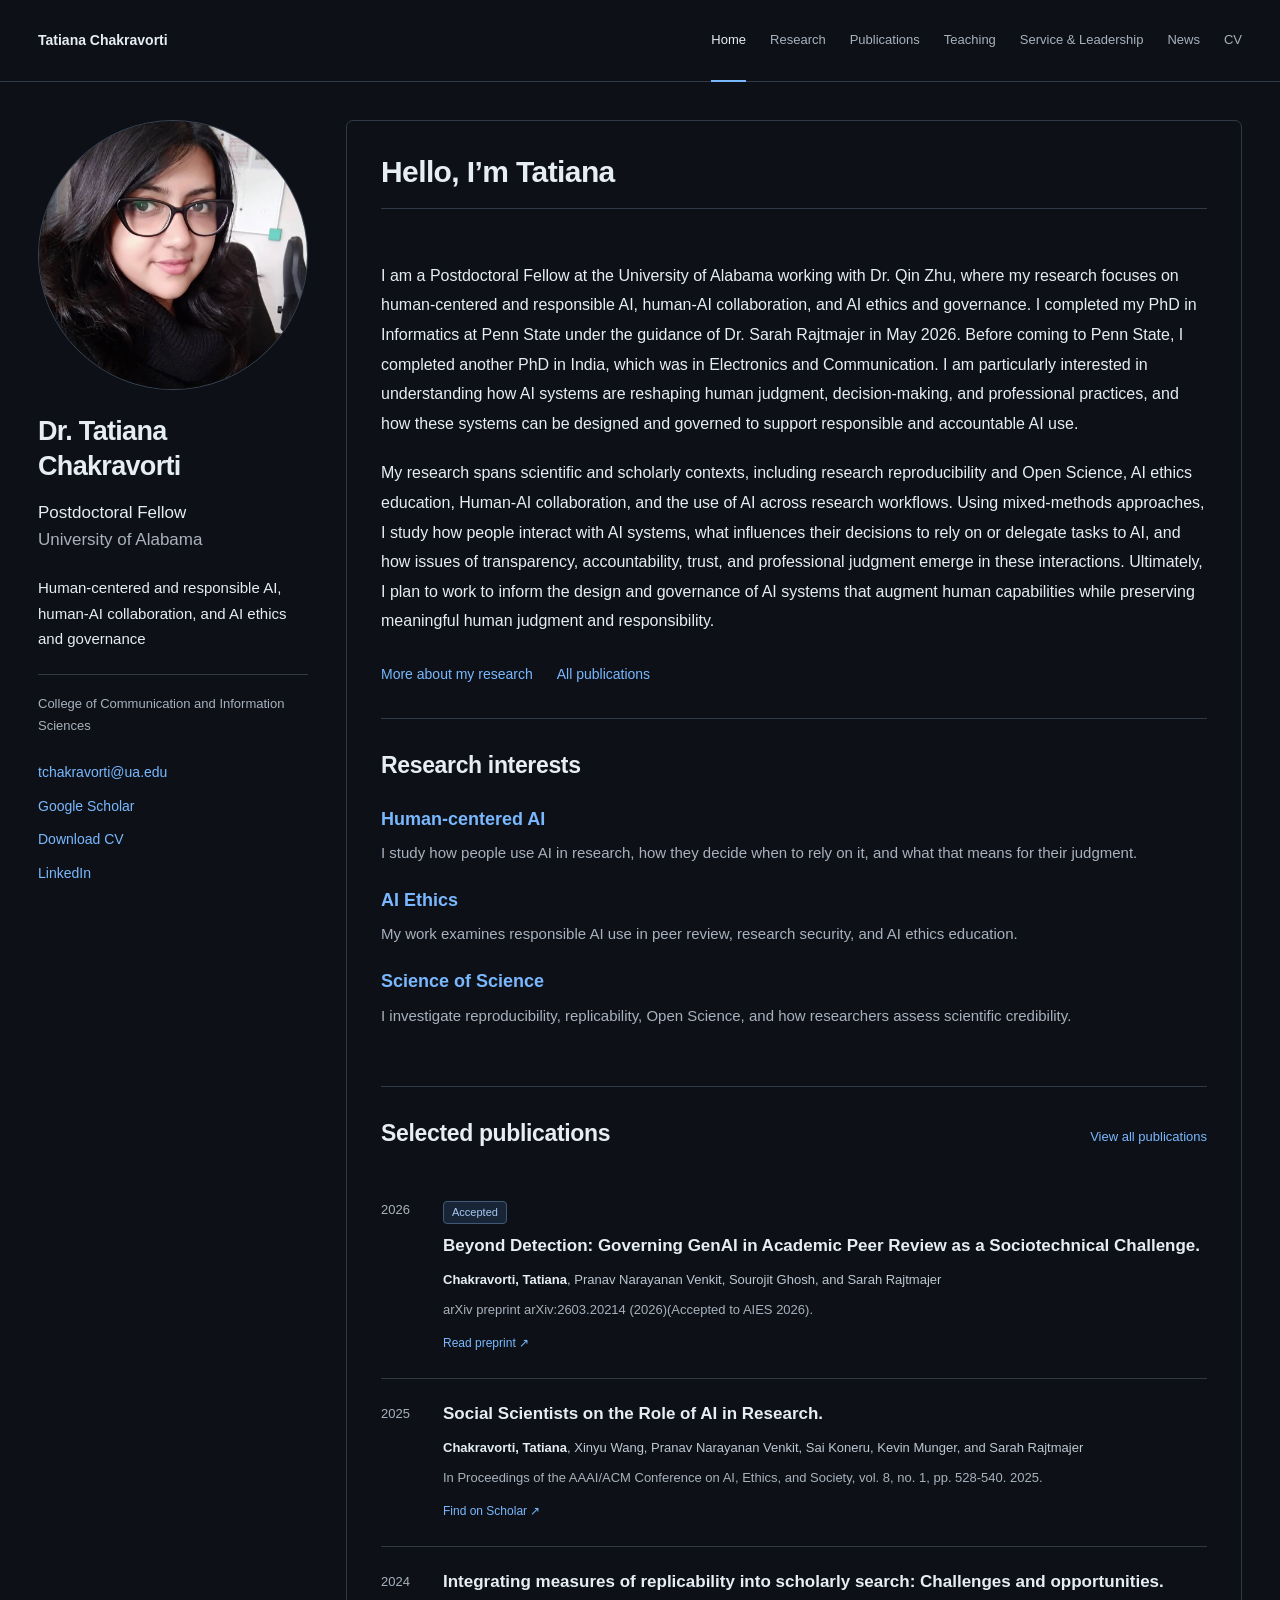
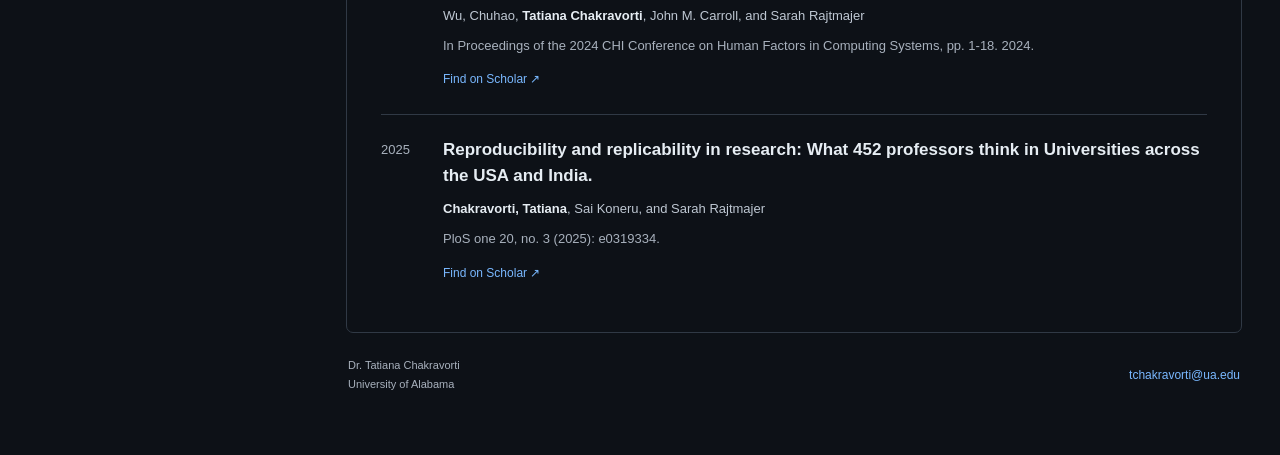
<file: index.html>
<!doctype html>
<html lang="en"><head><meta charset="utf-8"><meta name="viewport" content="width=device-width, initial-scale=1"><title>Dr. Tatiana Chakravorti | Human-centered &amp; Responsible AI</title><meta name="description" content="Dr. Tatiana Chakravorti, Postdoctoral Fellow at the University of Alabama. Research in human-centered AI, AI ethics, and Science of Science."><meta name="theme-color" content="#0d1117"><meta property="og:title" content="Dr. Tatiana Chakravorti | Human-centered &amp; Responsible AI"><meta property="og:description" content="Research, publications, teaching, and professional service."><meta property="og:type" content="website"><link rel="icon" type="image/svg+xml" href="assets/favicon.svg"><link rel="stylesheet" href="assets/style.css"><script src="assets/site.js" defer></script></head><body><a class="skip-link" href="#main">Skip to content</a><header class="site-header"><div class="header-inner"><a class="brand" href="index.html">Tatiana Chakravorti</a><button class="menu-toggle" type="button" aria-expanded="false" aria-controls="main-nav">Menu <span aria-hidden="true">☰</span></button><nav id="main-nav" aria-label="Main navigation"><a href="index.html" aria-current="page">Home</a><a href="research.html">Research</a><a href="publications.html">Publications</a><a href="teaching.html">Teaching</a><a href="service.html">Service & Leadership</a><a href="news.html">News</a><a href="cv.html">CV</a></nav></div></header><div class="site-layout"><aside class="profile-sidebar" aria-label="Academic profile"><div class="portrait-frame"><img src="assets/tatiana-profile.webp" alt="Dr. Tatiana Chakravorti" width="900" height="894" decoding="async" fetchpriority="high"></div><a class="profile-name" href="index.html">Dr. Tatiana<br>Chakravorti</a><p class="profile-role">Postdoctoral Fellow<br><span>University of Alabama</span></p><p class="profile-research">Human-centered and responsible AI, human-AI collaboration, and AI ethics and governance</p><p class="profile-department">College of Communication and Information Sciences</p><ul class="profile-links"><li><a href="mailto:tchakravorti@ua.edu">tchakravorti@ua.edu</a></li><li><a href="https://scholar.google.com/citations?user=YhfiWVMAAAAJ&amp;hl=en" target="_blank" rel="noopener noreferrer">Google Scholar</a></li><li><a href="assets/Tatiana_CV.pdf" download>Download CV</a></li><li><a href="https://www.linkedin.com/in/tatianachakravorti" target="_blank" rel="noopener noreferrer">LinkedIn</a></li></ul></aside><div class="content-column"><main id="main" class="page-content"><header class="page-head"><p class="eyebrow"></p><h1>Hello, I’m Tatiana</h1></header><section class="about-section" id="about"><div class="reading"><p>I am a Postdoctoral Fellow at the University of Alabama working with Dr. Qin Zhu, where my research focuses on human-centered and responsible AI, human-AI collaboration, and AI ethics and governance. I completed my PhD in Informatics at Penn State under the guidance of Dr. Sarah Rajtmajer in May 2026.  Before coming to Penn State, I completed another PhD in India, which was in Electronics and Communication. I am particularly interested in understanding how AI systems are reshaping human judgment, decision-making, and professional practices, and how these systems can be designed and governed to support responsible and accountable AI use.</p><p>My research spans scientific and scholarly contexts, including research reproducibility and Open Science, AI ethics education, Human-AI collaboration, and the use of AI across research workflows. Using mixed-methods approaches, I study how people interact with AI systems, what influences their decisions to rely on or delegate tasks to AI, and how issues of transparency, accountability, trust, and professional judgment emerge in these interactions. Ultimately, I plan to work to inform the design and governance of AI systems that augment human capabilities while preserving meaningful human judgment and responsibility.</p></div><p class="inline-links"><a href="research.html">More about my research</a><a href="publications.html">All publications</a></p></section><section class="section"><h2>Research interests</h2><div class="theme-list"><div class="theme"><h3><a href="research.html#human-centered-ai">Human-centered AI</a></h3><p>I study how people use AI in research, how they decide when to rely on it, and what that means for their judgment.</p></div><div class="theme"><h3><a href="research.html#ai-ethics">AI Ethics</a></h3><p>My work examines responsible AI use in peer review, research security, and AI ethics education.</p></div><div class="theme"><h3><a href="research.html#science-of-science">Science of Science</a></h3><p>I investigate reproducibility, replicability, Open Science, and how researchers assess scientific credibility.</p></div></div></section><section class="section"><div class="section-top"><h2>Selected publications</h2><a class="text-link" href="publications.html">View all publications</a></div><article class="publication" data-search="beyond detection: governing genai in academic peer review as a sociotechnical challenge. chakravorti, tatiana, pranav narayanan venkit, sourojit ghosh, and sarah rajtmajer arxiv preprint arxiv:2603.20214 (2026)(accepted to aies 2026)." id="conference-1"><div class="pub-year">2026</div><div><div class="pub-meta"><span class="status">Accepted</span></div><h3>Beyond Detection: Governing GenAI in Academic Peer Review as a Sociotechnical Challenge.</h3><p class="authors"><strong>Chakravorti, Tatiana</strong>, Pranav Narayanan Venkit, Sourojit Ghosh, and Sarah Rajtmajer</p><p class="venue">arXiv preprint arXiv:2603.20214 (2026)(Accepted to AIES 2026).</p><a class="text-link" href="https://arxiv.org/abs/2603.20214" target="_blank" rel="noopener noreferrer">Read preprint <span aria-hidden="true">↗</span></a></div></article><article class="publication" data-search="social scientists on the role of ai in research. chakravorti, tatiana, xinyu wang, pranav narayanan venkit, sai koneru, kevin munger, and sarah rajtmajer in proceedings of the aaai/acm conference on ai, ethics, and society, vol. 8, no. 1, pp. 528-540. 2025." id="conference-4"><div class="pub-year">2025</div><div><div class="pub-meta"></div><h3>Social Scientists on the Role of AI in Research.</h3><p class="authors"><strong>Chakravorti, Tatiana</strong>, Xinyu Wang, Pranav Narayanan Venkit, Sai Koneru, Kevin Munger, and Sarah Rajtmajer</p><p class="venue">In Proceedings of the AAAI/ACM Conference on AI, Ethics, and Society, vol. 8, no. 1, pp. 528-540. 2025.</p><a class="text-link" href="https://scholar.google.com/scholar?q=Social%20Scientists%20on%20the%20Role%20of%20AI%20in%20Research." target="_blank" rel="noopener noreferrer">Find on Scholar <span aria-hidden="true">↗</span></a></div></article><article class="publication" data-search="integrating measures of replicability into scholarly search: challenges and opportunities. wu, chuhao, tatiana chakravorti, john m. carroll, and sarah rajtmajer in proceedings of the 2024 chi conference on human factors in computing systems, pp. 1-18. 2024." id="conference-8"><div class="pub-year">2024</div><div><div class="pub-meta"></div><h3>Integrating measures of replicability into scholarly search: Challenges and opportunities.</h3><p class="authors">Wu, Chuhao, <strong>Tatiana Chakravorti</strong>, John M. Carroll, and Sarah Rajtmajer</p><p class="venue">In Proceedings of the 2024 CHI Conference on Human Factors in Computing Systems, pp. 1-18. 2024.</p><a class="text-link" href="https://scholar.google.com/scholar?q=Integrating%20measures%20of%20replicability%20into%20scholarly%20search%3A%20Challenges%20and%20opportunities." target="_blank" rel="noopener noreferrer">Find on Scholar <span aria-hidden="true">↗</span></a></div></article><article class="publication" data-search="reproducibility and replicability in research: what 452 professors think in universities across the usa and india. chakravorti, tatiana, sai koneru, and sarah rajtmajer plos one 20, no. 3 (2025): e0319334." id="journal-3"><div class="pub-year">2025</div><div><div class="pub-meta"></div><h3>Reproducibility and replicability in research: What 452 professors think in Universities across the USA and India.</h3><p class="authors"><strong>Chakravorti, Tatiana</strong>, Sai Koneru, and Sarah Rajtmajer</p><p class="venue">PloS one 20, no. 3 (2025): e0319334.</p><a class="text-link" href="https://scholar.google.com/scholar?q=Reproducibility%20and%20replicability%20in%20research%3A%20What%20452%20professors%20think%20in%20Universities%20across%20the%20USA%20and%20India." target="_blank" rel="noopener noreferrer">Find on Scholar <span aria-hidden="true">↗</span></a></div></article></section></main><footer class="site-footer"><p>Dr. Tatiana Chakravorti <span>University of Alabama</span></p><a href="mailto:tchakravorti@ua.edu">tchakravorti@ua.edu</a></footer></div></div></body></html>
</file>
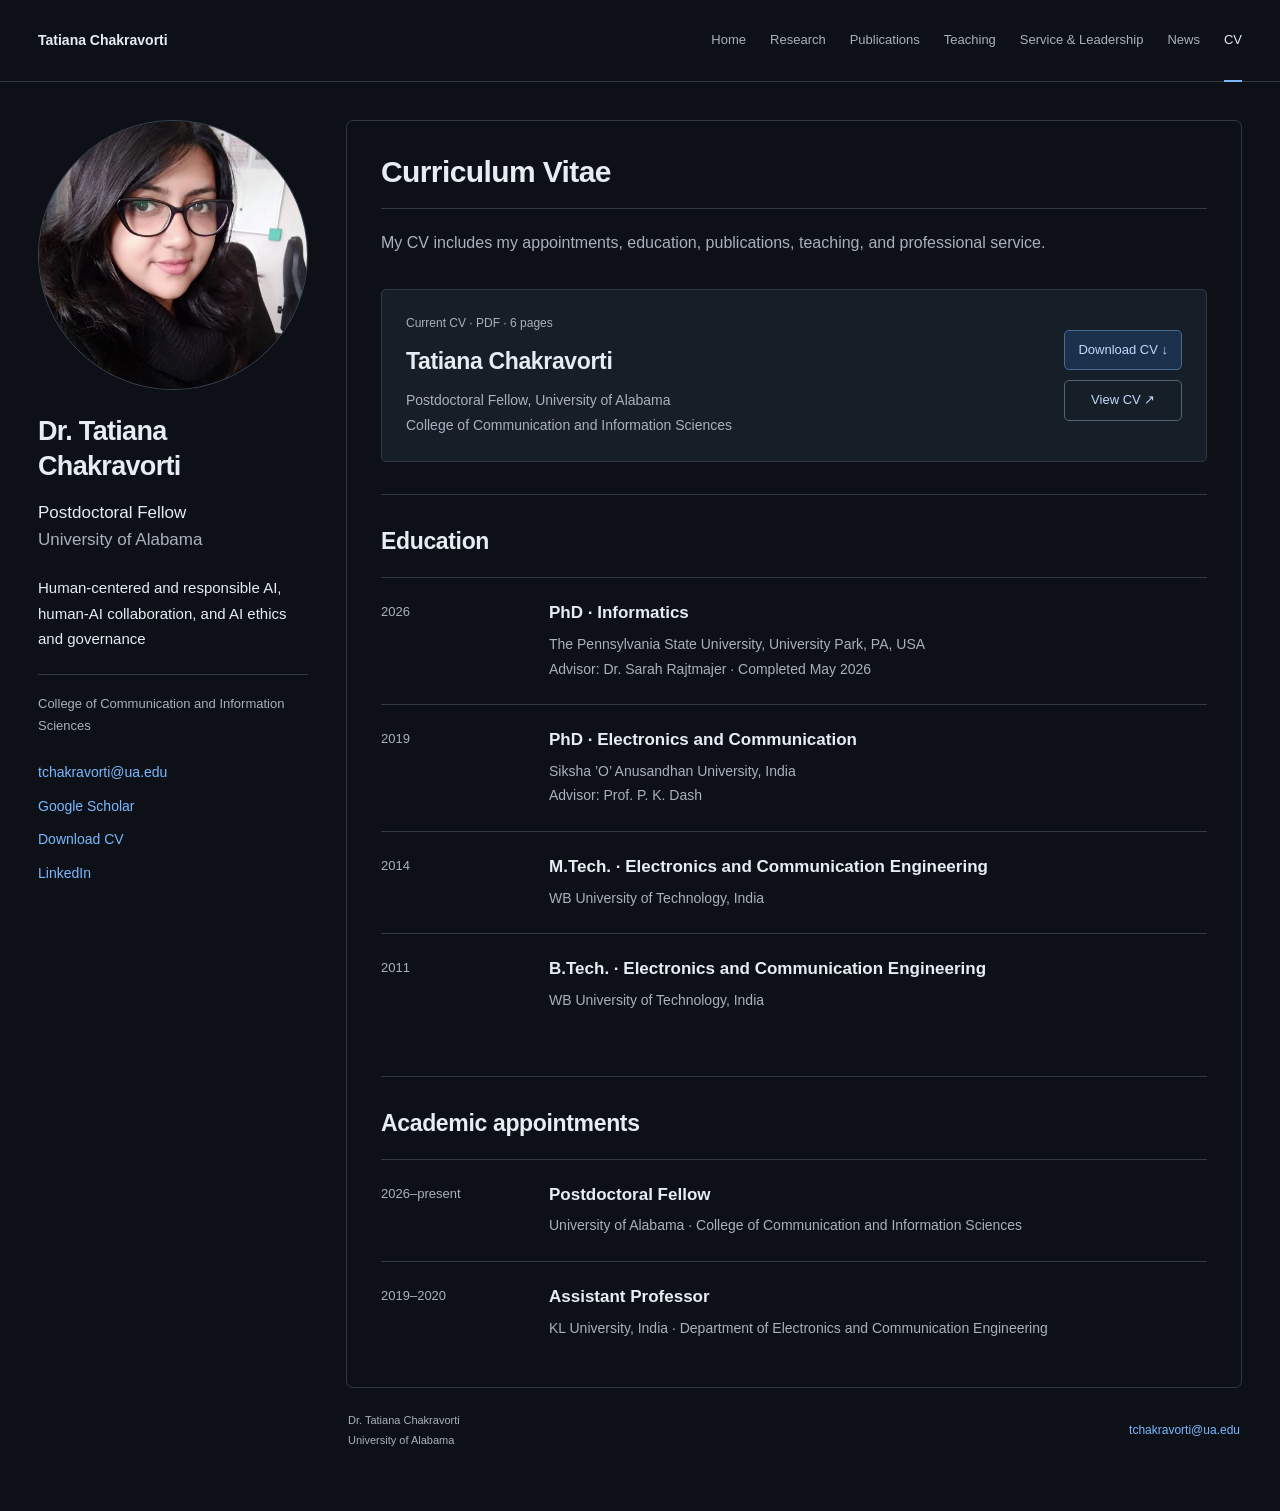
<file: cv.html>
<!doctype html>
<html lang="en"><head><meta charset="utf-8"><meta name="viewport" content="width=device-width, initial-scale=1"><title>CV | Dr. Tatiana Chakravorti</title><meta name="description" content="Dr. Tatiana Chakravorti, Postdoctoral Fellow at the University of Alabama. Research in human-centered AI, AI ethics, and Science of Science."><meta name="theme-color" content="#0d1117"><meta property="og:title" content="CV | Dr. Tatiana Chakravorti"><meta property="og:description" content="Research, publications, teaching, and professional service."><meta property="og:type" content="website"><link rel="icon" type="image/svg+xml" href="assets/favicon.svg"><link rel="stylesheet" href="assets/style.css"><script src="assets/site.js" defer></script></head><body><a class="skip-link" href="#main">Skip to content</a><header class="site-header"><div class="header-inner"><a class="brand" href="index.html">Tatiana Chakravorti</a><button class="menu-toggle" type="button" aria-expanded="false" aria-controls="main-nav">Menu <span aria-hidden="true">☰</span></button><nav id="main-nav" aria-label="Main navigation"><a href="index.html">Home</a><a href="research.html">Research</a><a href="publications.html">Publications</a><a href="teaching.html">Teaching</a><a href="service.html">Service & Leadership</a><a href="news.html">News</a><a href="cv.html" aria-current="page">CV</a></nav></div></header><div class="site-layout"><aside class="profile-sidebar" aria-label="Academic profile"><div class="portrait-frame"><img src="assets/tatiana-profile.webp" alt="Dr. Tatiana Chakravorti" width="900" height="894" decoding="async" fetchpriority="high"></div><a class="profile-name" href="index.html">Dr. Tatiana<br>Chakravorti</a><p class="profile-role">Postdoctoral Fellow<br><span>University of Alabama</span></p><p class="profile-research">Human-centered and responsible AI, human-AI collaboration, and AI ethics and governance</p><p class="profile-department">College of Communication and Information Sciences</p><ul class="profile-links"><li><a href="mailto:tchakravorti@ua.edu">tchakravorti@ua.edu</a></li><li><a href="https://scholar.google.com/citations?user=YhfiWVMAAAAJ&amp;hl=en" target="_blank" rel="noopener noreferrer">Google Scholar</a></li><li><a href="assets/Tatiana_CV.pdf" download>Download CV</a></li><li><a href="https://www.linkedin.com/in/tatianachakravorti" target="_blank" rel="noopener noreferrer">LinkedIn</a></li></ul></aside><div class="content-column"><main id="main" class="page-content"><header class="page-head"><p class="eyebrow"></p><h1>Curriculum Vitae</h1><p class="lede">My CV includes my appointments, education, publications, teaching, and professional service.</p></header><div class="cv-download"><div><p class="eyebrow">Current CV · PDF · 6 pages</p><h2>Tatiana Chakravorti</h2><p>Postdoctoral Fellow, University of Alabama<br>College of Communication and Information Sciences</p></div><div class="actions"><a class="button" href="assets/Tatiana_CV.pdf" download>Download CV ↓</a><a class="button button-outline" href="assets/Tatiana_CV.pdf" target="_blank" rel="noopener noreferrer">View CV ↗</a></div></div><section class="section"><h2>Education</h2><div class="timeline-row"><div class="timeline-date">2026</div><div><h3>PhD · Informatics</h3><p>The Pennsylvania State University, University Park, PA, USA<br>Advisor: Dr. Sarah Rajtmajer · Completed May 2026</p></div></div><div class="timeline-row"><div class="timeline-date">2019</div><div><h3>PhD · Electronics and Communication</h3><p>Siksha ’O’ Anusandhan University, India<br>Advisor: Prof. P. K. Dash</p></div></div><div class="timeline-row"><div class="timeline-date">2014</div><div><h3>M.Tech. · Electronics and Communication Engineering</h3><p>WB University of Technology, India</p></div></div><div class="timeline-row"><div class="timeline-date">2011</div><div><h3>B.Tech. · Electronics and Communication Engineering</h3><p>WB University of Technology, India</p></div></div></section><section class="section"><h2>Academic appointments</h2><div class="timeline-row"><div class="timeline-date">2026–present</div><div><h3>Postdoctoral Fellow</h3><p>University of Alabama · College of Communication and Information Sciences</p></div></div><div class="timeline-row"><div class="timeline-date">2019–2020</div><div><h3>Assistant Professor</h3><p>KL University, India · Department of Electronics and Communication Engineering</p></div></div></section></main><footer class="site-footer"><p>Dr. Tatiana Chakravorti <span>University of Alabama</span></p><a href="mailto:tchakravorti@ua.edu">tchakravorti@ua.edu</a></footer></div></div></body></html>
</file>
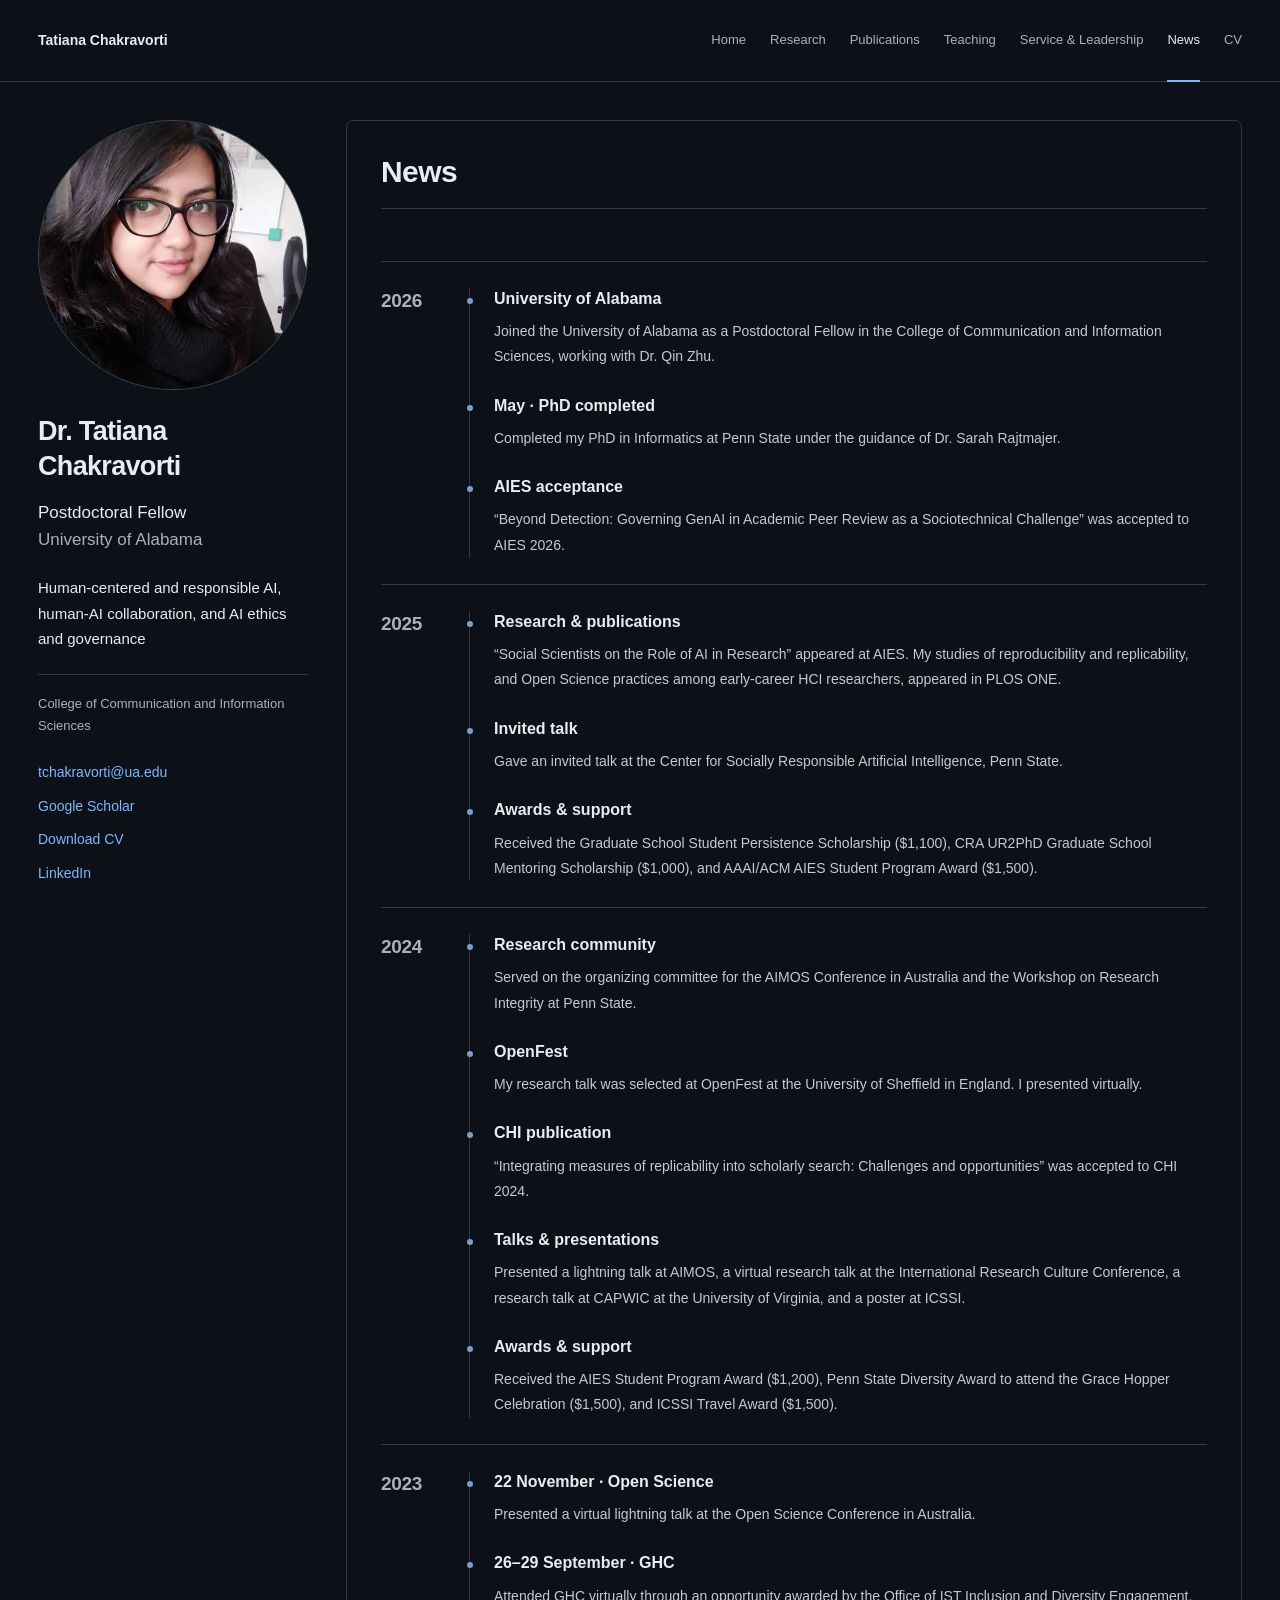
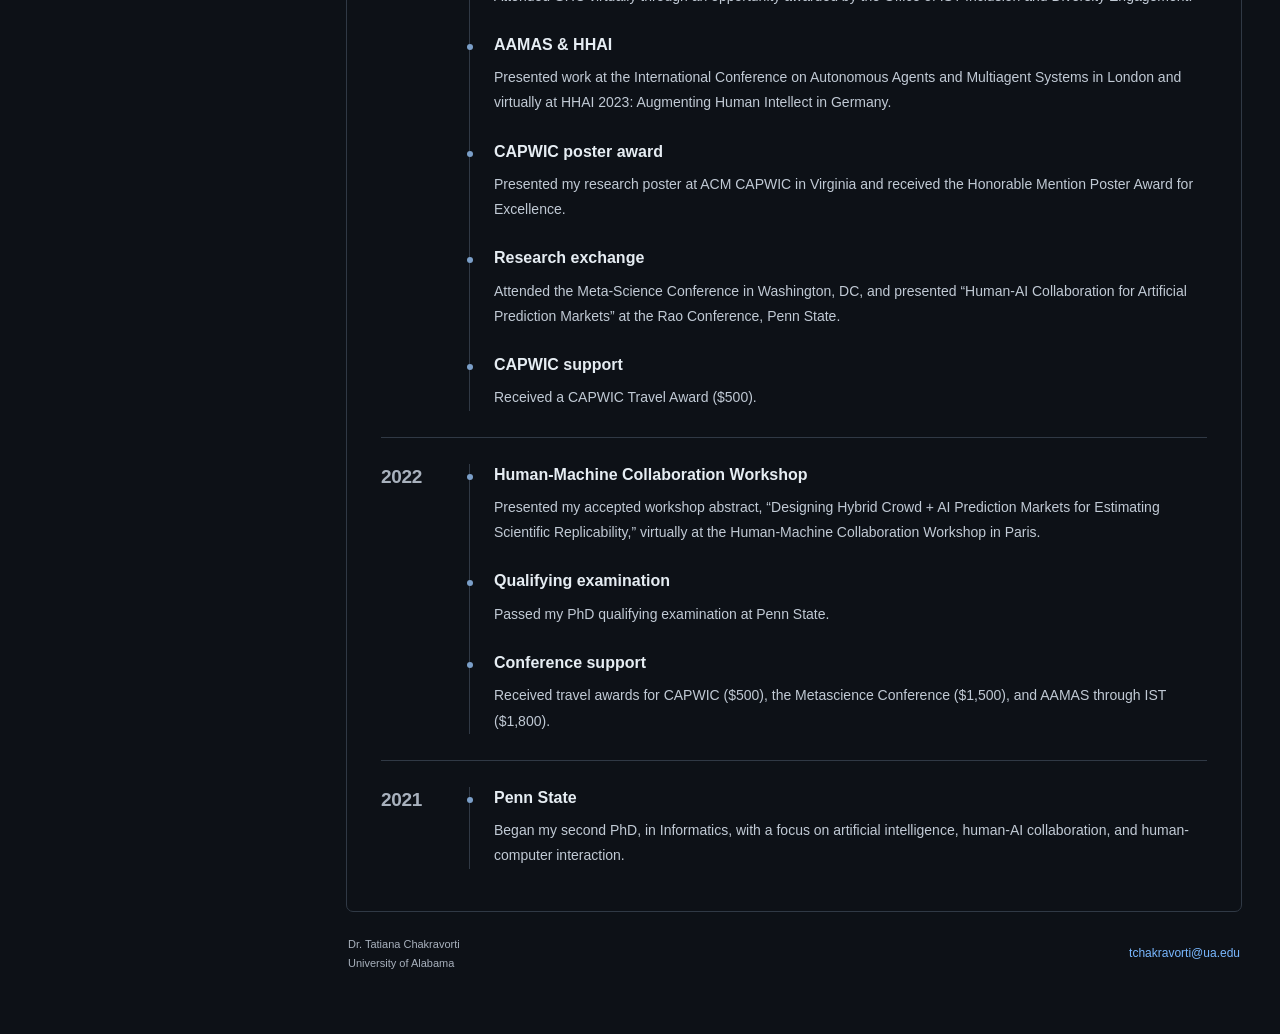
<file: news.html>
<!doctype html>
<html lang="en"><head><meta charset="utf-8"><meta name="viewport" content="width=device-width, initial-scale=1"><title>News | Dr. Tatiana Chakravorti</title><meta name="description" content="Dr. Tatiana Chakravorti, Postdoctoral Fellow at the University of Alabama. Research in human-centered AI, AI ethics, and Science of Science."><meta name="theme-color" content="#0d1117"><meta property="og:title" content="News | Dr. Tatiana Chakravorti"><meta property="og:description" content="Research, publications, teaching, and professional service."><meta property="og:type" content="website"><link rel="icon" type="image/svg+xml" href="assets/favicon.svg"><link rel="stylesheet" href="assets/style.css"><script src="assets/site.js" defer></script></head><body><a class="skip-link" href="#main">Skip to content</a><header class="site-header"><div class="header-inner"><a class="brand" href="index.html">Tatiana Chakravorti</a><button class="menu-toggle" type="button" aria-expanded="false" aria-controls="main-nav">Menu <span aria-hidden="true">☰</span></button><nav id="main-nav" aria-label="Main navigation"><a href="index.html">Home</a><a href="research.html">Research</a><a href="publications.html">Publications</a><a href="teaching.html">Teaching</a><a href="service.html">Service & Leadership</a><a href="news.html" aria-current="page">News</a><a href="cv.html">CV</a></nav></div></header><div class="site-layout"><aside class="profile-sidebar" aria-label="Academic profile"><div class="portrait-frame"><img src="assets/tatiana-profile.webp" alt="Dr. Tatiana Chakravorti" width="900" height="894" decoding="async" fetchpriority="high"></div><a class="profile-name" href="index.html">Dr. Tatiana<br>Chakravorti</a><p class="profile-role">Postdoctoral Fellow<br><span>University of Alabama</span></p><p class="profile-research">Human-centered and responsible AI, human-AI collaboration, and AI ethics and governance</p><p class="profile-department">College of Communication and Information Sciences</p><ul class="profile-links"><li><a href="mailto:tchakravorti@ua.edu">tchakravorti@ua.edu</a></li><li><a href="https://scholar.google.com/citations?user=YhfiWVMAAAAJ&amp;hl=en" target="_blank" rel="noopener noreferrer">Google Scholar</a></li><li><a href="assets/Tatiana_CV.pdf" download>Download CV</a></li><li><a href="https://www.linkedin.com/in/tatianachakravorti" target="_blank" rel="noopener noreferrer">LinkedIn</a></li></ul></aside><div class="content-column"><main id="main" class="page-content"><header class="page-head"><p class="eyebrow"></p><h1>News</h1></header><section class="news-year"><h2>2026</h2><div><article class="news-item"><h3>University of Alabama</h3><p>Joined the University of Alabama as a Postdoctoral Fellow in the College of Communication and Information Sciences, working with Dr. Qin Zhu.</p></article><article class="news-item"><h3>May · PhD completed</h3><p>Completed my PhD in Informatics at Penn State under the guidance of Dr. Sarah Rajtmajer.</p></article><article class="news-item"><h3>AIES acceptance</h3><p>“Beyond Detection: Governing GenAI in Academic Peer Review as a Sociotechnical Challenge” was accepted to AIES 2026.</p></article></div></section><section class="news-year"><h2>2025</h2><div><article class="news-item"><h3>Research &amp; publications</h3><p>“Social Scientists on the Role of AI in Research” appeared at AIES. My studies of reproducibility and replicability, and Open Science practices among early-career HCI researchers, appeared in PLOS ONE.</p></article><article class="news-item"><h3>Invited talk</h3><p>Gave an invited talk at the Center for Socially Responsible Artificial Intelligence, Penn State.</p></article><article class="news-item"><h3>Awards &amp; support</h3><p>Received the Graduate School Student Persistence Scholarship ($1,100), CRA UR2PhD Graduate School Mentoring Scholarship ($1,000), and AAAI/ACM AIES Student Program Award ($1,500).</p></article></div></section><section class="news-year"><h2>2024</h2><div><article class="news-item"><h3>Research community</h3><p>Served on the organizing committee for the AIMOS Conference in Australia and the Workshop on Research Integrity at Penn State.</p></article><article class="news-item"><h3>OpenFest</h3><p>My research talk was selected at OpenFest at the University of Sheffield in England. I presented virtually.</p></article><article class="news-item"><h3>CHI publication</h3><p>“Integrating measures of replicability into scholarly search: Challenges and opportunities” was accepted to CHI 2024.</p></article><article class="news-item"><h3>Talks &amp; presentations</h3><p>Presented a lightning talk at AIMOS, a virtual research talk at the International Research Culture Conference, a research talk at CAPWIC at the University of Virginia, and a poster at ICSSI.</p></article><article class="news-item"><h3>Awards &amp; support</h3><p>Received the AIES Student Program Award ($1,200), Penn State Diversity Award to attend the Grace Hopper Celebration ($1,500), and ICSSI Travel Award ($1,500).</p></article></div></section><section class="news-year"><h2>2023</h2><div><article class="news-item"><h3>22 November · Open Science</h3><p>Presented a virtual lightning talk at the Open Science Conference in Australia.</p></article><article class="news-item"><h3>26–29 September · GHC</h3><p>Attended GHC virtually through an opportunity awarded by the Office of IST Inclusion and Diversity Engagement.</p></article><article class="news-item"><h3>AAMAS &amp; HHAI</h3><p>Presented work at the International Conference on Autonomous Agents and Multiagent Systems in London and virtually at HHAI 2023: Augmenting Human Intellect in Germany.</p></article><article class="news-item"><h3>CAPWIC poster award</h3><p>Presented my research poster at ACM CAPWIC in Virginia and received the Honorable Mention Poster Award for Excellence.</p></article><article class="news-item"><h3>Research exchange</h3><p>Attended the Meta-Science Conference in Washington, DC, and presented “Human-AI Collaboration for Artificial Prediction Markets” at the Rao Conference, Penn State.</p></article><article class="news-item"><h3>CAPWIC support</h3><p>Received a CAPWIC Travel Award ($500).</p></article></div></section><section class="news-year"><h2>2022</h2><div><article class="news-item"><h3>Human-Machine Collaboration Workshop</h3><p>Presented my accepted workshop abstract, “Designing Hybrid Crowd + AI Prediction Markets for Estimating Scientific Replicability,” virtually at the Human-Machine Collaboration Workshop in Paris.</p></article><article class="news-item"><h3>Qualifying examination</h3><p>Passed my PhD qualifying examination at Penn State.</p></article><article class="news-item"><h3>Conference support</h3><p>Received travel awards for CAPWIC ($500), the Metascience Conference ($1,500), and AAMAS through IST ($1,800).</p></article></div></section><section class="news-year"><h2>2021</h2><div><article class="news-item"><h3>Penn State</h3><p>Began my second PhD, in Informatics, with a focus on artificial intelligence, human-AI collaboration, and human-computer interaction.</p></article></div></section></main><footer class="site-footer"><p>Dr. Tatiana Chakravorti <span>University of Alabama</span></p><a href="mailto:tchakravorti@ua.edu">tchakravorti@ua.edu</a></footer></div></div></body></html>
</file>
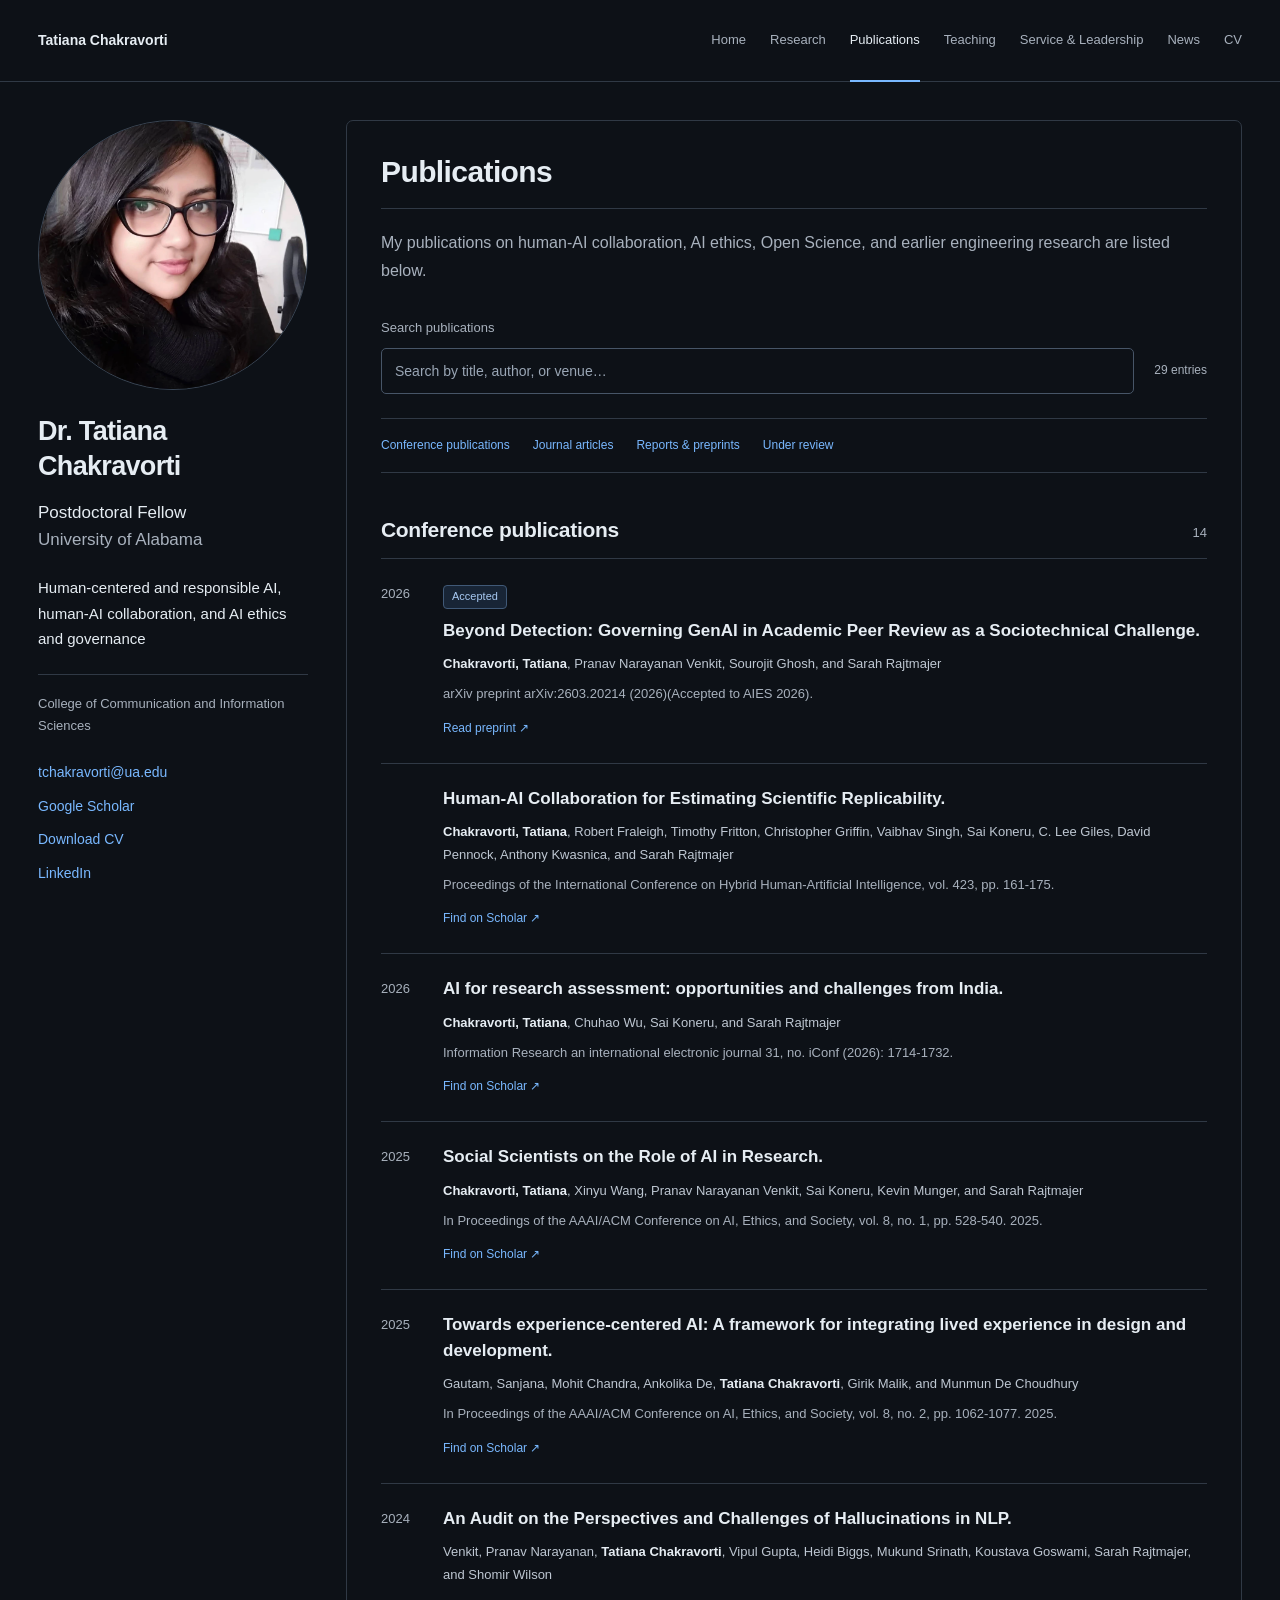
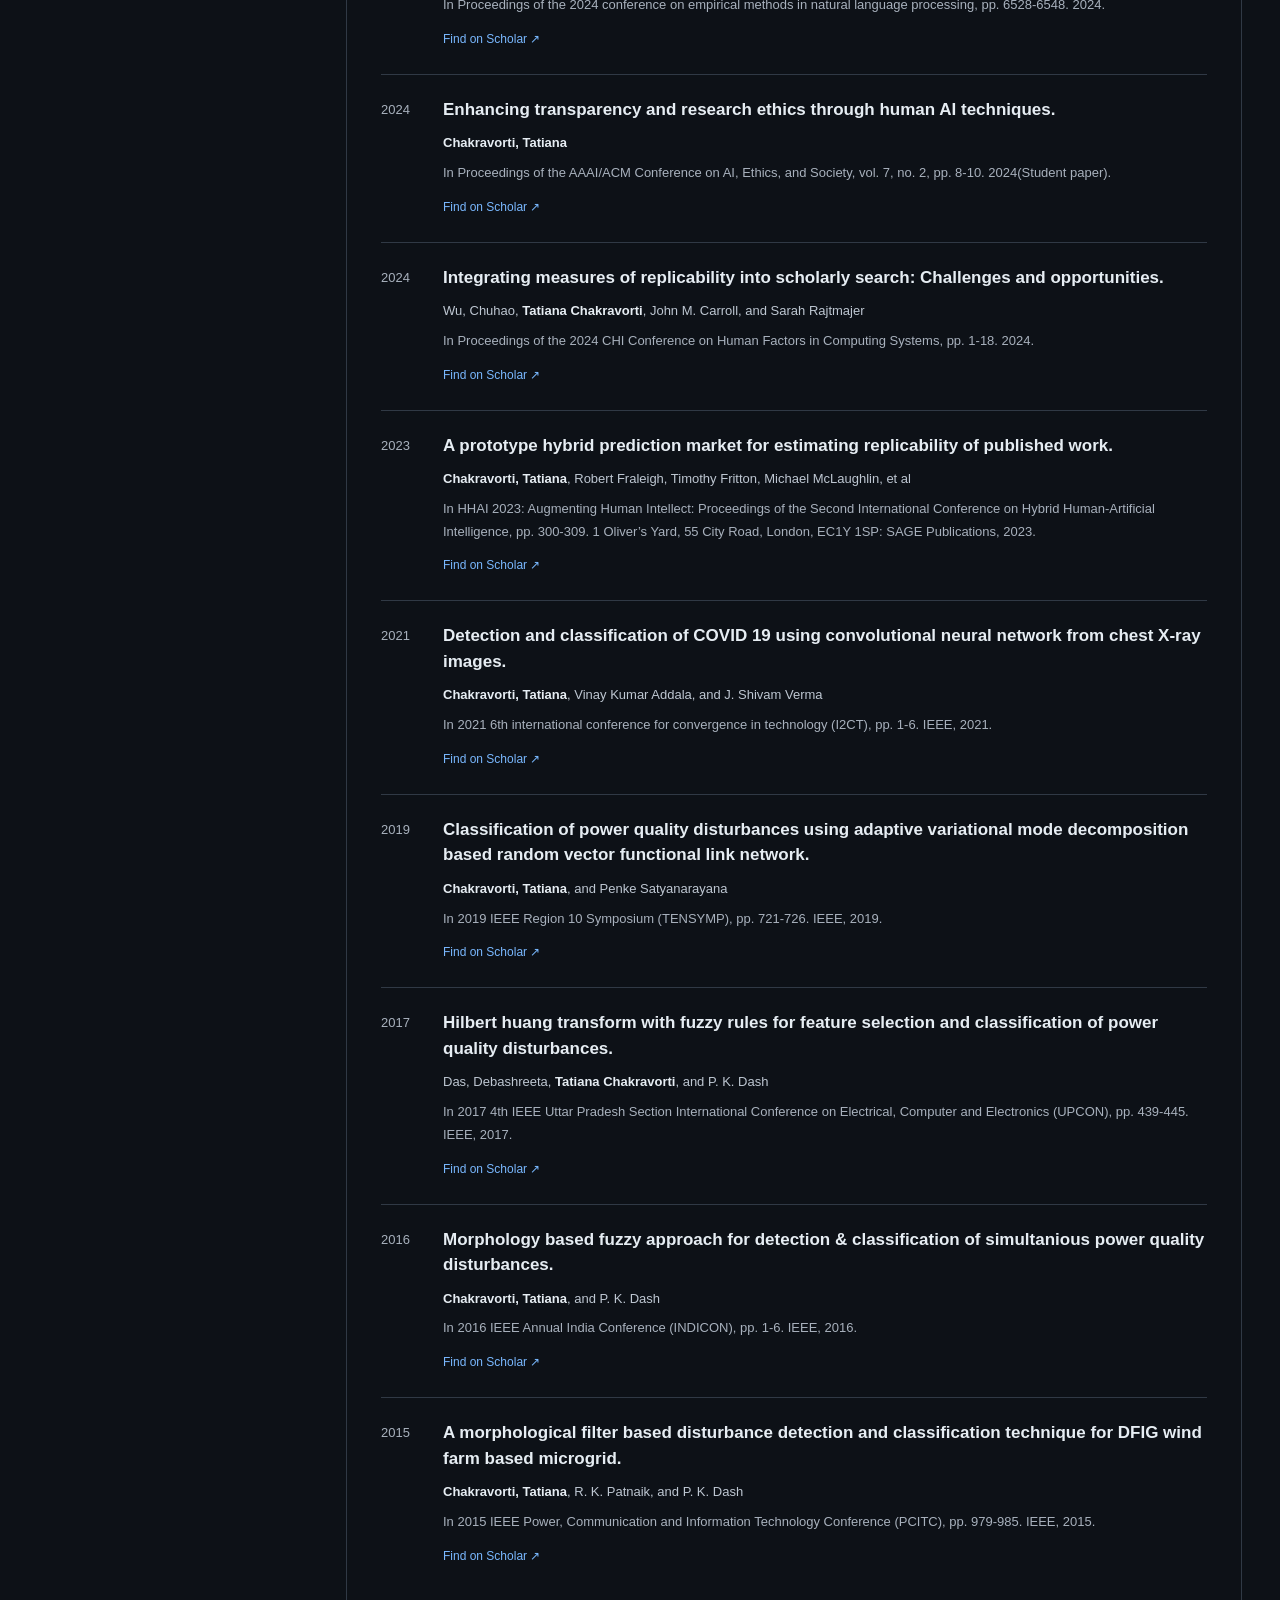
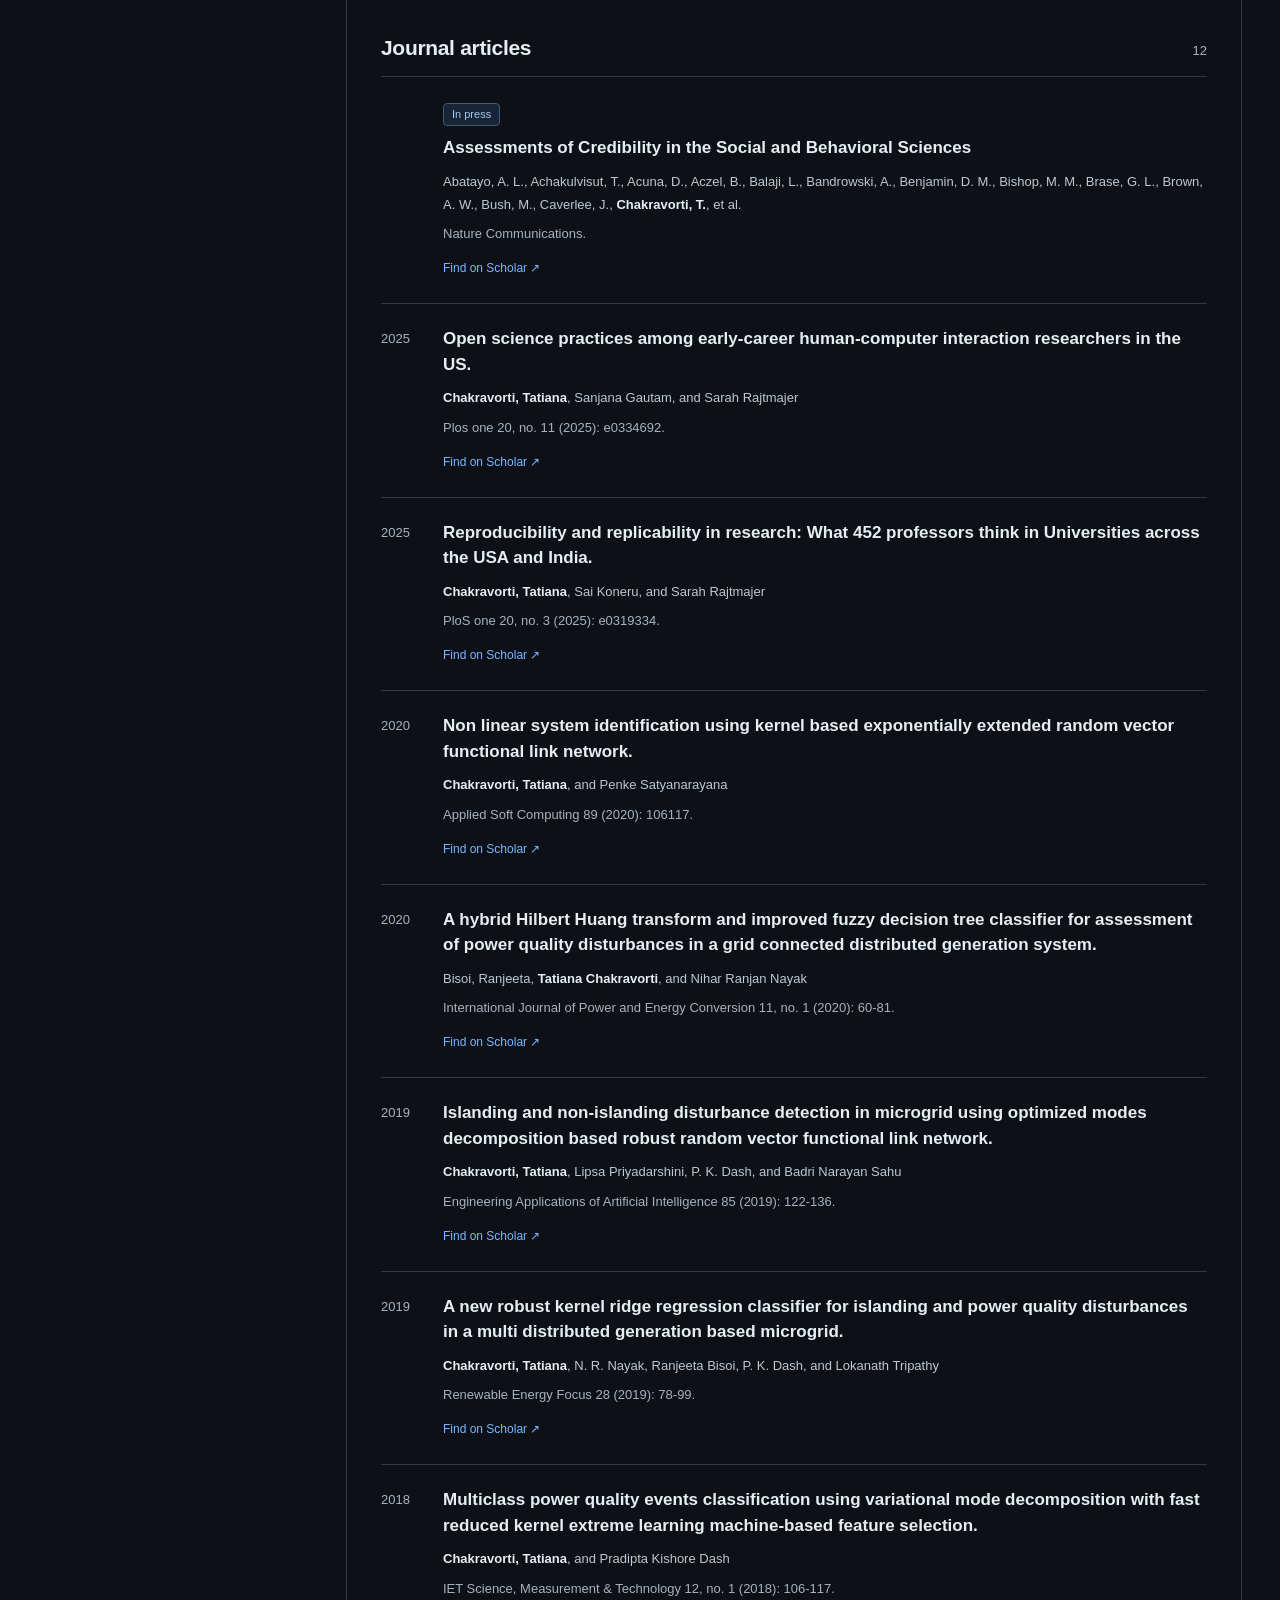
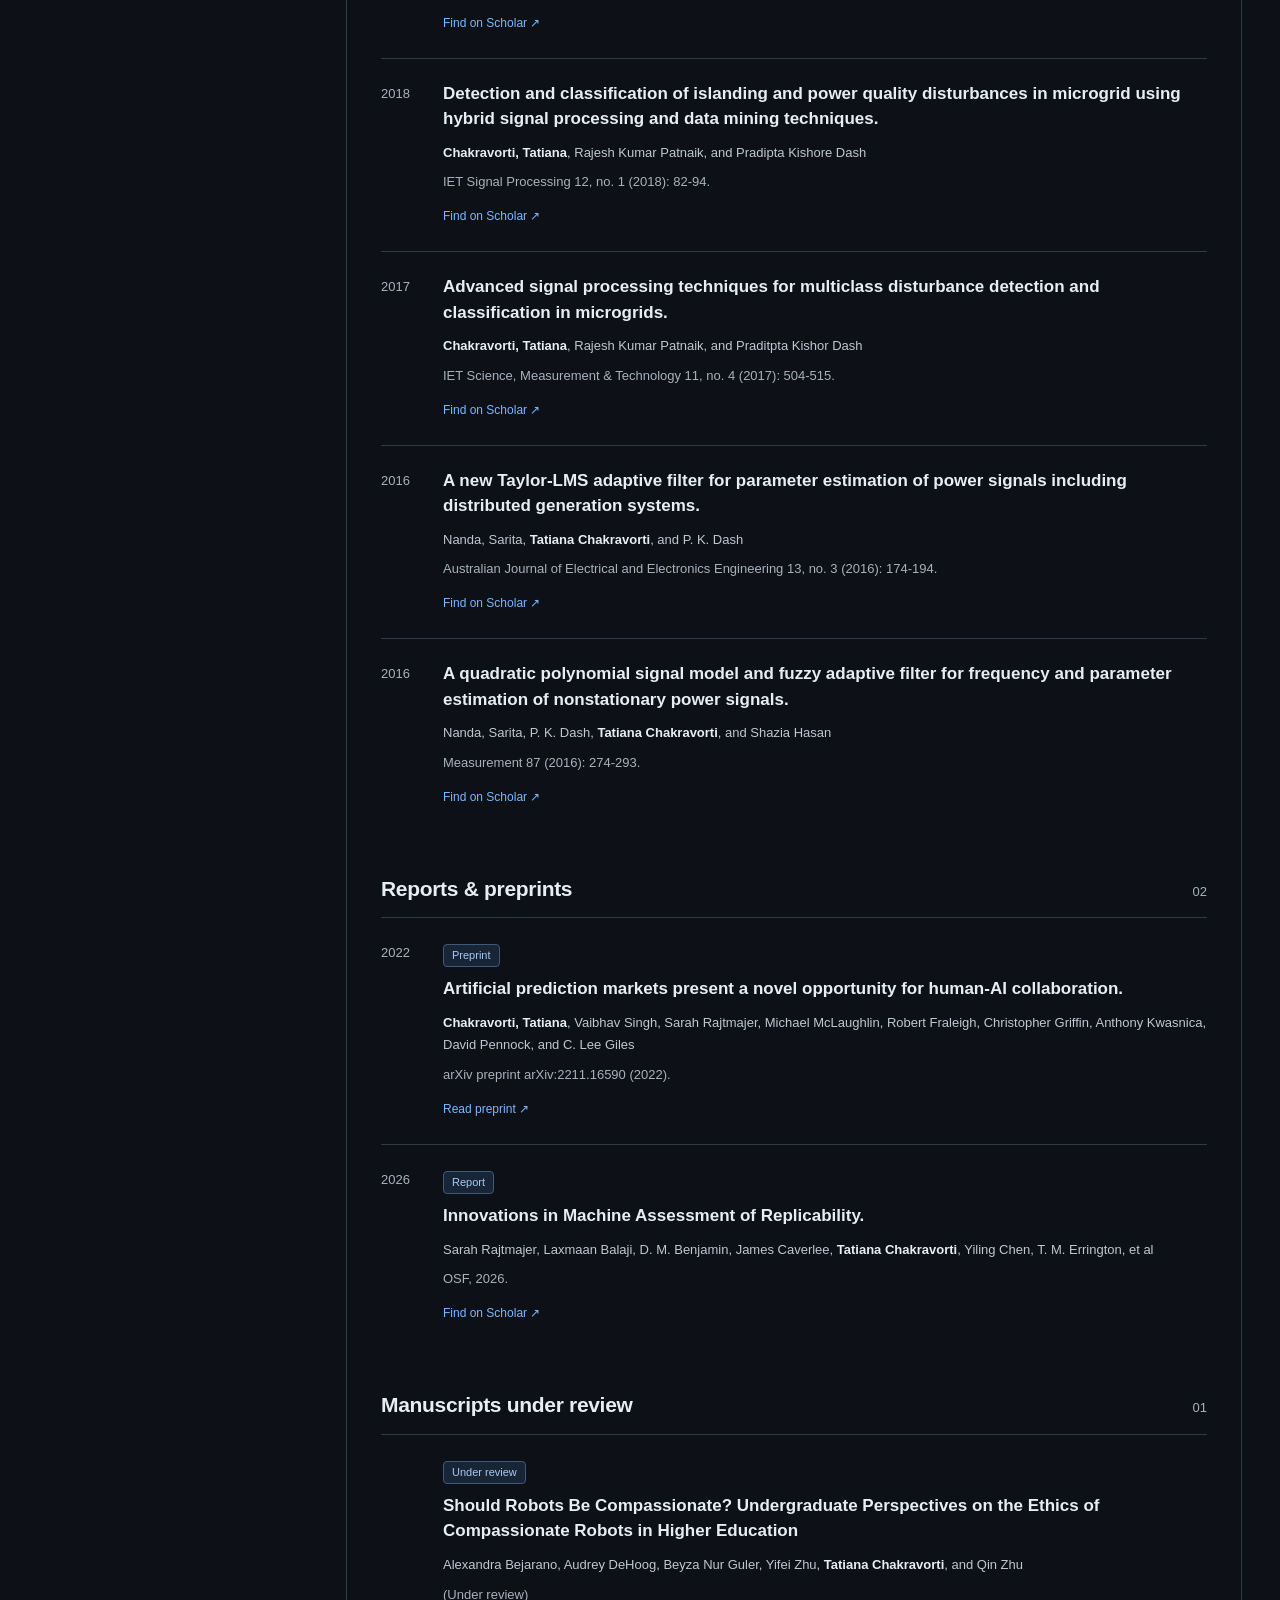
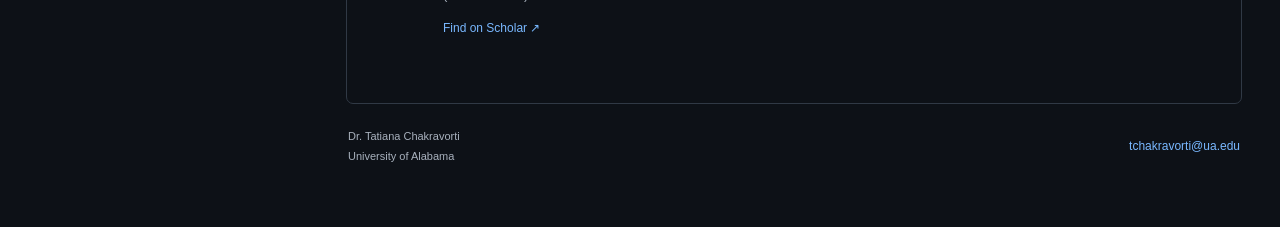
<file: publications.html>
<!doctype html>
<html lang="en"><head><meta charset="utf-8"><meta name="viewport" content="width=device-width, initial-scale=1"><title>Publications | Dr. Tatiana Chakravorti</title><meta name="description" content="Dr. Tatiana Chakravorti, Postdoctoral Fellow at the University of Alabama. Research in human-centered AI, AI ethics, and Science of Science."><meta name="theme-color" content="#0d1117"><meta property="og:title" content="Publications | Dr. Tatiana Chakravorti"><meta property="og:description" content="Research, publications, teaching, and professional service."><meta property="og:type" content="website"><link rel="icon" type="image/svg+xml" href="assets/favicon.svg"><link rel="stylesheet" href="assets/style.css"><script src="assets/site.js" defer></script></head><body><a class="skip-link" href="#main">Skip to content</a><header class="site-header"><div class="header-inner"><a class="brand" href="index.html">Tatiana Chakravorti</a><button class="menu-toggle" type="button" aria-expanded="false" aria-controls="main-nav">Menu <span aria-hidden="true">☰</span></button><nav id="main-nav" aria-label="Main navigation"><a href="index.html">Home</a><a href="research.html">Research</a><a href="publications.html" aria-current="page">Publications</a><a href="teaching.html">Teaching</a><a href="service.html">Service & Leadership</a><a href="news.html">News</a><a href="cv.html">CV</a></nav></div></header><div class="site-layout"><aside class="profile-sidebar" aria-label="Academic profile"><div class="portrait-frame"><img src="assets/tatiana-profile.webp" alt="Dr. Tatiana Chakravorti" width="900" height="894" decoding="async" fetchpriority="high"></div><a class="profile-name" href="index.html">Dr. Tatiana<br>Chakravorti</a><p class="profile-role">Postdoctoral Fellow<br><span>University of Alabama</span></p><p class="profile-research">Human-centered and responsible AI, human-AI collaboration, and AI ethics and governance</p><p class="profile-department">College of Communication and Information Sciences</p><ul class="profile-links"><li><a href="mailto:tchakravorti@ua.edu">tchakravorti@ua.edu</a></li><li><a href="https://scholar.google.com/citations?user=YhfiWVMAAAAJ&amp;hl=en" target="_blank" rel="noopener noreferrer">Google Scholar</a></li><li><a href="assets/Tatiana_CV.pdf" download>Download CV</a></li><li><a href="https://www.linkedin.com/in/tatianachakravorti" target="_blank" rel="noopener noreferrer">LinkedIn</a></li></ul></aside><div class="content-column"><main id="main" class="page-content"><header class="page-head"><p class="eyebrow"></p><h1>Publications</h1><p class="lede">My publications on human-AI collaboration, AI ethics, Open Science, and earlier engineering research are listed below.</p></header><div class="publication-tools"><label for="pub-search">Search publications</label><input id="pub-search" type="search" placeholder="Search by title, author, or venue…" autocomplete="off"><p id="result-count" aria-live="polite">29 entries</p></div><nav class="section-jump" aria-label="Publication categories"><a href="#conference">Conference publications</a><a href="#journal">Journal articles</a><a href="#report">Reports &amp; preprints</a><a href="#under-review">Under review</a></nav><section class="pub-group" id="conference"><div class="category-heading"><h2>Conference publications</h2><span>14</span></div><article class="publication" data-search="beyond detection: governing genai in academic peer review as a sociotechnical challenge. chakravorti, tatiana, pranav narayanan venkit, sourojit ghosh, and sarah rajtmajer arxiv preprint arxiv:2603.20214 (2026)(accepted to aies 2026)." id="conference-1"><div class="pub-year">2026</div><div><div class="pub-meta"><span class="status">Accepted</span></div><h3>Beyond Detection: Governing GenAI in Academic Peer Review as a Sociotechnical Challenge.</h3><p class="authors"><strong>Chakravorti, Tatiana</strong>, Pranav Narayanan Venkit, Sourojit Ghosh, and Sarah Rajtmajer</p><p class="venue">arXiv preprint arXiv:2603.20214 (2026)(Accepted to AIES 2026).</p><a class="text-link" href="https://arxiv.org/abs/2603.20214" target="_blank" rel="noopener noreferrer">Read preprint <span aria-hidden="true">↗</span></a></div></article><article class="publication" data-search="human-ai collaboration for estimating scientific replicability. chakravorti, tatiana, robert fraleigh, timothy fritton, christopher griffin, vaibhav singh, sai koneru, c. lee giles, david pennock, anthony kwasnica, and sarah rajtmajer proceedings of the international conference on hybrid human-artificial intelligence, vol. 423, pp. 161-175." id="conference-2"><div class="pub-year"></div><div><div class="pub-meta"></div><h3>Human-AI Collaboration for Estimating Scientific Replicability.</h3><p class="authors"><strong>Chakravorti, Tatiana</strong>, Robert Fraleigh, Timothy Fritton, Christopher Griffin, Vaibhav Singh, Sai Koneru, C. Lee Giles, David Pennock, Anthony Kwasnica, and Sarah Rajtmajer</p><p class="venue">Proceedings of the International Conference on Hybrid Human-Artificial Intelligence, vol. 423, pp. 161-175.</p><a class="text-link" href="https://scholar.google.com/scholar?q=Human-AI%20Collaboration%20for%20Estimating%20Scientific%20Replicability." target="_blank" rel="noopener noreferrer">Find on Scholar <span aria-hidden="true">↗</span></a></div></article><article class="publication" data-search="ai for research assessment: opportunities and challenges from india. chakravorti, tatiana, chuhao wu, sai koneru, and sarah rajtmajer information research an international electronic journal 31, no. iconf (2026): 1714-1732." id="conference-3"><div class="pub-year">2026</div><div><div class="pub-meta"></div><h3>AI for research assessment: opportunities and challenges from India.</h3><p class="authors"><strong>Chakravorti, Tatiana</strong>, Chuhao Wu, Sai Koneru, and Sarah Rajtmajer</p><p class="venue">Information Research an international electronic journal 31, no. iConf (2026): 1714-1732.</p><a class="text-link" href="https://scholar.google.com/scholar?q=AI%20for%20research%20assessment%3A%20opportunities%20and%20challenges%20from%20India." target="_blank" rel="noopener noreferrer">Find on Scholar <span aria-hidden="true">↗</span></a></div></article><article class="publication" data-search="social scientists on the role of ai in research. chakravorti, tatiana, xinyu wang, pranav narayanan venkit, sai koneru, kevin munger, and sarah rajtmajer in proceedings of the aaai/acm conference on ai, ethics, and society, vol. 8, no. 1, pp. 528-540. 2025." id="conference-4"><div class="pub-year">2025</div><div><div class="pub-meta"></div><h3>Social Scientists on the Role of AI in Research.</h3><p class="authors"><strong>Chakravorti, Tatiana</strong>, Xinyu Wang, Pranav Narayanan Venkit, Sai Koneru, Kevin Munger, and Sarah Rajtmajer</p><p class="venue">In Proceedings of the AAAI/ACM Conference on AI, Ethics, and Society, vol. 8, no. 1, pp. 528-540. 2025.</p><a class="text-link" href="https://scholar.google.com/scholar?q=Social%20Scientists%20on%20the%20Role%20of%20AI%20in%20Research." target="_blank" rel="noopener noreferrer">Find on Scholar <span aria-hidden="true">↗</span></a></div></article><article class="publication" data-search="towards experience-centered ai: a framework for integrating lived experience in design and development. gautam, sanjana, mohit chandra, ankolika de, tatiana chakravorti, girik malik, and munmun de choudhury in proceedings of the aaai/acm conference on ai, ethics, and society, vol. 8, no. 2, pp. 1062-1077. 2025." id="conference-5"><div class="pub-year">2025</div><div><div class="pub-meta"></div><h3>Towards experience-centered AI: A framework for integrating lived experience in design and development.</h3><p class="authors">Gautam, Sanjana, Mohit Chandra, Ankolika De, <strong>Tatiana Chakravorti</strong>, Girik Malik, and Munmun De Choudhury</p><p class="venue">In Proceedings of the AAAI/ACM Conference on AI, Ethics, and Society, vol. 8, no. 2, pp. 1062-1077. 2025.</p><a class="text-link" href="https://scholar.google.com/scholar?q=Towards%20experience-centered%20AI%3A%20A%20framework%20for%20integrating%20lived%20experience%20in%20design%20and%20development." target="_blank" rel="noopener noreferrer">Find on Scholar <span aria-hidden="true">↗</span></a></div></article><article class="publication" data-search="an audit on the perspectives and challenges of hallucinations in nlp. venkit, pranav narayanan, tatiana chakravorti, vipul gupta, heidi biggs, mukund srinath, koustava goswami, sarah rajtmajer, and shomir wilson in proceedings of the 2024 conference on empirical methods in natural language processing, pp. 6528-6548. 2024." id="conference-6"><div class="pub-year">2024</div><div><div class="pub-meta"></div><h3>An Audit on the Perspectives and Challenges of Hallucinations in NLP.</h3><p class="authors">Venkit, Pranav Narayanan, <strong>Tatiana Chakravorti</strong>, Vipul Gupta, Heidi Biggs, Mukund Srinath, Koustava Goswami, Sarah Rajtmajer, and Shomir Wilson</p><p class="venue">In Proceedings of the 2024 conference on empirical methods in natural language processing, pp. 6528-6548. 2024.</p><a class="text-link" href="https://scholar.google.com/scholar?q=An%20Audit%20on%20the%20Perspectives%20and%20Challenges%20of%20Hallucinations%20in%20NLP." target="_blank" rel="noopener noreferrer">Find on Scholar <span aria-hidden="true">↗</span></a></div></article><article class="publication" data-search="enhancing transparency and research ethics through human ai techniques. chakravorti, tatiana in proceedings of the aaai/acm conference on ai, ethics, and society, vol. 7, no. 2, pp. 8-10. 2024(student paper)." id="conference-7"><div class="pub-year">2024</div><div><div class="pub-meta"></div><h3>Enhancing transparency and research ethics through human AI techniques.</h3><p class="authors"><strong>Chakravorti, Tatiana</strong></p><p class="venue">In Proceedings of the AAAI/ACM Conference on AI, Ethics, and Society, vol. 7, no. 2, pp. 8-10. 2024(Student paper).</p><a class="text-link" href="https://scholar.google.com/scholar?q=Enhancing%20transparency%20and%20research%20ethics%20through%20human%20AI%20techniques." target="_blank" rel="noopener noreferrer">Find on Scholar <span aria-hidden="true">↗</span></a></div></article><article class="publication" data-search="integrating measures of replicability into scholarly search: challenges and opportunities. wu, chuhao, tatiana chakravorti, john m. carroll, and sarah rajtmajer in proceedings of the 2024 chi conference on human factors in computing systems, pp. 1-18. 2024." id="conference-8"><div class="pub-year">2024</div><div><div class="pub-meta"></div><h3>Integrating measures of replicability into scholarly search: Challenges and opportunities.</h3><p class="authors">Wu, Chuhao, <strong>Tatiana Chakravorti</strong>, John M. Carroll, and Sarah Rajtmajer</p><p class="venue">In Proceedings of the 2024 CHI Conference on Human Factors in Computing Systems, pp. 1-18. 2024.</p><a class="text-link" href="https://scholar.google.com/scholar?q=Integrating%20measures%20of%20replicability%20into%20scholarly%20search%3A%20Challenges%20and%20opportunities." target="_blank" rel="noopener noreferrer">Find on Scholar <span aria-hidden="true">↗</span></a></div></article><article class="publication" data-search="a prototype hybrid prediction market for estimating replicability of published work. chakravorti, tatiana, robert fraleigh, timothy fritton, michael mclaughlin, et al in hhai 2023: augmenting human intellect: proceedings of the second international conference on hybrid human-artificial intelligence, pp. 300-309. 1 oliver’s yard, 55 city road, london, ec1y 1sp: sage publications, 2023." id="conference-9"><div class="pub-year">2023</div><div><div class="pub-meta"></div><h3>A prototype hybrid prediction market for estimating replicability of published work.</h3><p class="authors"><strong>Chakravorti, Tatiana</strong>, Robert Fraleigh, Timothy Fritton, Michael McLaughlin, et al</p><p class="venue">In HHAI 2023: Augmenting Human Intellect: Proceedings of the Second International Conference on Hybrid Human-Artificial Intelligence, pp. 300-309. 1 Oliver’s Yard, 55 City Road, London, EC1Y 1SP: SAGE Publications, 2023.</p><a class="text-link" href="https://scholar.google.com/scholar?q=A%20prototype%20hybrid%20prediction%20market%20for%20estimating%20replicability%20of%20published%20work." target="_blank" rel="noopener noreferrer">Find on Scholar <span aria-hidden="true">↗</span></a></div></article><article class="publication" data-search="detection and classification of covid 19 using convolutional neural network from chest x-ray images. chakravorti, tatiana, vinay kumar addala, and j. shivam verma in 2021 6th international conference for convergence in technology (i2ct), pp. 1-6. ieee, 2021." id="conference-11"><div class="pub-year">2021</div><div><div class="pub-meta"></div><h3>Detection and classification of COVID 19 using convolutional neural network from chest X-ray images.</h3><p class="authors"><strong>Chakravorti, Tatiana</strong>, Vinay Kumar Addala, and J. Shivam Verma</p><p class="venue">In 2021 6th international conference for convergence in technology (I2CT), pp. 1-6. IEEE, 2021.</p><a class="text-link" href="https://scholar.google.com/scholar?q=Detection%20and%20classification%20of%20COVID%2019%20using%20convolutional%20neural%20network%20from%20chest%20X-ray%20images." target="_blank" rel="noopener noreferrer">Find on Scholar <span aria-hidden="true">↗</span></a></div></article><article class="publication" data-search="classification of power quality disturbances using adaptive variational mode decomposition based random vector functional link network. chakravorti, tatiana, and penke satyanarayana in 2019 ieee region 10 symposium (tensymp), pp. 721-726. ieee, 2019." id="conference-12"><div class="pub-year">2019</div><div><div class="pub-meta"></div><h3>Classification of power quality disturbances using adaptive variational mode decomposition based random vector functional link network.</h3><p class="authors"><strong>Chakravorti, Tatiana</strong>, and Penke Satyanarayana</p><p class="venue">In 2019 IEEE Region 10 Symposium (TENSYMP), pp. 721-726. IEEE, 2019.</p><a class="text-link" href="https://scholar.google.com/scholar?q=Classification%20of%20power%20quality%20disturbances%20using%20adaptive%20variational%20mode%20decomposition%20based%20random%20vector%20functional%20link%20network." target="_blank" rel="noopener noreferrer">Find on Scholar <span aria-hidden="true">↗</span></a></div></article><article class="publication" data-search="hilbert huang transform with fuzzy rules for feature selection and classification of power quality disturbances. das, debashreeta, tatiana chakravorti, and p. k. dash in 2017 4th ieee uttar pradesh section international conference on electrical, computer and electronics (upcon), pp. 439-445. ieee, 2017." id="conference-13"><div class="pub-year">2017</div><div><div class="pub-meta"></div><h3>Hilbert huang transform with fuzzy rules for feature selection and classification of power quality disturbances.</h3><p class="authors">Das, Debashreeta, <strong>Tatiana Chakravorti</strong>, and P. K. Dash</p><p class="venue">In 2017 4th IEEE Uttar Pradesh Section International Conference on Electrical, Computer and Electronics (UPCON), pp. 439-445. IEEE, 2017.</p><a class="text-link" href="https://scholar.google.com/scholar?q=Hilbert%20huang%20transform%20with%20fuzzy%20rules%20for%20feature%20selection%20and%20classification%20of%20power%20quality%20disturbances." target="_blank" rel="noopener noreferrer">Find on Scholar <span aria-hidden="true">↗</span></a></div></article><article class="publication" data-search="morphology based fuzzy approach for detection &amp; classification of simultanious power quality disturbances. chakravorti, tatiana, and p. k. dash in 2016 ieee annual india conference (indicon), pp. 1-6. ieee, 2016." id="conference-14"><div class="pub-year">2016</div><div><div class="pub-meta"></div><h3>Morphology based fuzzy approach for detection &amp; classification of simultanious power quality disturbances.</h3><p class="authors"><strong>Chakravorti, Tatiana</strong>, and P. K. Dash</p><p class="venue">In 2016 IEEE Annual India Conference (INDICON), pp. 1-6. IEEE, 2016.</p><a class="text-link" href="https://scholar.google.com/scholar?q=Morphology%20based%20fuzzy%20approach%20for%20detection%20%26%20classification%20of%20simultanious%20power%20quality%20disturbances." target="_blank" rel="noopener noreferrer">Find on Scholar <span aria-hidden="true">↗</span></a></div></article><article class="publication" data-search="a morphological filter based disturbance detection and classification technique for dfig wind farm based microgrid. chakravorti, tatiana, r. k. patnaik, and p. k. dash in 2015 ieee power, communication and information technology conference (pcitc), pp. 979-985. ieee, 2015." id="conference-15"><div class="pub-year">2015</div><div><div class="pub-meta"></div><h3>A morphological filter based disturbance detection and classification technique for DFIG wind farm based microgrid.</h3><p class="authors"><strong>Chakravorti, Tatiana</strong>, R. K. Patnaik, and P. K. Dash</p><p class="venue">In 2015 IEEE Power, Communication and Information Technology Conference (PCITC), pp. 979-985. IEEE, 2015.</p><a class="text-link" href="https://scholar.google.com/scholar?q=A%20morphological%20filter%20based%20disturbance%20detection%20and%20classification%20technique%20for%20DFIG%20wind%20farm%20based%20microgrid." target="_blank" rel="noopener noreferrer">Find on Scholar <span aria-hidden="true">↗</span></a></div></article></section><section class="pub-group" id="journal"><div class="category-heading"><h2>Journal articles</h2><span>12</span></div><article class="publication" data-search="assessments of credibility in the social and behavioral sciences abatayo, a. l., achakulvisut, t., acuna, d., aczel, b., balaji, l., bandrowski, a., benjamin, d. m., bishop, m. m., brase, g. l., brown, a. w., bush, m., caverlee, j., chakravorti, t., et al. nature communications." id="journal-1"><div class="pub-year"></div><div><div class="pub-meta"><span class="status">In press</span></div><h3>Assessments of Credibility in the Social and Behavioral Sciences</h3><p class="authors">Abatayo, A. L., Achakulvisut, T., Acuna, D., Aczel, B., Balaji, L., Bandrowski, A., Benjamin, D. M., Bishop, M. M., Brase, G. L., Brown, A. W., Bush, M., Caverlee, J., <strong>Chakravorti, T.</strong>, et al.</p><p class="venue">Nature Communications.</p><a class="text-link" href="https://scholar.google.com/scholar?q=Assessments%20of%20Credibility%20in%20the%20Social%20and%20Behavioral%20Sciences" target="_blank" rel="noopener noreferrer">Find on Scholar <span aria-hidden="true">↗</span></a></div></article><article class="publication" data-search="open science practices among early-career human-computer interaction researchers in the us. chakravorti, tatiana, sanjana gautam, and sarah rajtmajer plos one 20, no. 11 (2025): e0334692." id="journal-2"><div class="pub-year">2025</div><div><div class="pub-meta"></div><h3>Open science practices among early-career human-computer interaction researchers in the US.</h3><p class="authors"><strong>Chakravorti, Tatiana</strong>, Sanjana Gautam, and Sarah Rajtmajer</p><p class="venue">Plos one 20, no. 11 (2025): e0334692.</p><a class="text-link" href="https://scholar.google.com/scholar?q=Open%20science%20practices%20among%20early-career%20human-computer%20interaction%20researchers%20in%20the%20US." target="_blank" rel="noopener noreferrer">Find on Scholar <span aria-hidden="true">↗</span></a></div></article><article class="publication" data-search="reproducibility and replicability in research: what 452 professors think in universities across the usa and india. chakravorti, tatiana, sai koneru, and sarah rajtmajer plos one 20, no. 3 (2025): e0319334." id="journal-3"><div class="pub-year">2025</div><div><div class="pub-meta"></div><h3>Reproducibility and replicability in research: What 452 professors think in Universities across the USA and India.</h3><p class="authors"><strong>Chakravorti, Tatiana</strong>, Sai Koneru, and Sarah Rajtmajer</p><p class="venue">PloS one 20, no. 3 (2025): e0319334.</p><a class="text-link" href="https://scholar.google.com/scholar?q=Reproducibility%20and%20replicability%20in%20research%3A%20What%20452%20professors%20think%20in%20Universities%20across%20the%20USA%20and%20India." target="_blank" rel="noopener noreferrer">Find on Scholar <span aria-hidden="true">↗</span></a></div></article><article class="publication" data-search="non linear system identification using kernel based exponentially extended random vector functional link network. chakravorti, tatiana, and penke satyanarayana applied soft computing 89 (2020): 106117." id="journal-4"><div class="pub-year">2020</div><div><div class="pub-meta"></div><h3>Non linear system identification using kernel based exponentially extended random vector functional link network.</h3><p class="authors"><strong>Chakravorti, Tatiana</strong>, and Penke Satyanarayana</p><p class="venue">Applied Soft Computing 89 (2020): 106117.</p><a class="text-link" href="https://scholar.google.com/scholar?q=Non%20linear%20system%20identification%20using%20kernel%20based%20exponentially%20extended%20random%20vector%20functional%20link%20network." target="_blank" rel="noopener noreferrer">Find on Scholar <span aria-hidden="true">↗</span></a></div></article><article class="publication" data-search="a hybrid hilbert huang transform and improved fuzzy decision tree classifier for assessment of power quality disturbances in a grid connected distributed generation system. bisoi, ranjeeta, tatiana chakravorti, and nihar ranjan nayak international journal of power and energy conversion 11, no. 1 (2020): 60-81." id="journal-5"><div class="pub-year">2020</div><div><div class="pub-meta"></div><h3>A hybrid Hilbert Huang transform and improved fuzzy decision tree classifier for assessment of power quality disturbances in a grid connected distributed generation system.</h3><p class="authors">Bisoi, Ranjeeta, <strong>Tatiana Chakravorti</strong>, and Nihar Ranjan Nayak</p><p class="venue">International Journal of Power and Energy Conversion 11, no. 1 (2020): 60-81.</p><a class="text-link" href="https://scholar.google.com/scholar?q=A%20hybrid%20Hilbert%20Huang%20transform%20and%20improved%20fuzzy%20decision%20tree%20classifier%20for%20assessment%20of%20power%20quality%20disturbances%20in%20a%20grid%20connected%20distributed%20generation%20system." target="_blank" rel="noopener noreferrer">Find on Scholar <span aria-hidden="true">↗</span></a></div></article><article class="publication" data-search="islanding and non-islanding disturbance detection in microgrid using optimized modes decomposition based robust random vector functional link network. chakravorti, tatiana, lipsa priyadarshini, p. k. dash, and badri narayan sahu engineering applications of artificial intelligence 85 (2019): 122-136." id="journal-6"><div class="pub-year">2019</div><div><div class="pub-meta"></div><h3>Islanding and non-islanding disturbance detection in microgrid using optimized modes decomposition based robust random vector functional link network.</h3><p class="authors"><strong>Chakravorti, Tatiana</strong>, Lipsa Priyadarshini, P. K. Dash, and Badri Narayan Sahu</p><p class="venue">Engineering Applications of Artificial Intelligence 85 (2019): 122-136.</p><a class="text-link" href="https://scholar.google.com/scholar?q=Islanding%20and%20non-islanding%20disturbance%20detection%20in%20microgrid%20using%20optimized%20modes%20decomposition%20based%20robust%20random%20vector%20functional%20link%20network." target="_blank" rel="noopener noreferrer">Find on Scholar <span aria-hidden="true">↗</span></a></div></article><article class="publication" data-search="a new robust kernel ridge regression classifier for islanding and power quality disturbances in a multi distributed generation based microgrid. chakravorti, tatiana, n. r. nayak, ranjeeta bisoi, p. k. dash, and lokanath tripathy renewable energy focus 28 (2019): 78-99." id="journal-7"><div class="pub-year">2019</div><div><div class="pub-meta"></div><h3>A new robust kernel ridge regression classifier for islanding and power quality disturbances in a multi distributed generation based microgrid.</h3><p class="authors"><strong>Chakravorti, Tatiana</strong>, N. R. Nayak, Ranjeeta Bisoi, P. K. Dash, and Lokanath Tripathy</p><p class="venue">Renewable Energy Focus 28 (2019): 78-99.</p><a class="text-link" href="https://scholar.google.com/scholar?q=A%20new%20robust%20kernel%20ridge%20regression%20classifier%20for%20islanding%20and%20power%20quality%20disturbances%20in%20a%20multi%20distributed%20generation%20based%20microgrid." target="_blank" rel="noopener noreferrer">Find on Scholar <span aria-hidden="true">↗</span></a></div></article><article class="publication" data-search="multiclass power quality events classification using variational mode decomposition with fast reduced kernel extreme learning machine-based feature selection. chakravorti, tatiana, and pradipta kishore dash iet science, measurement &amp; technology 12, no. 1 (2018): 106-117." id="journal-8"><div class="pub-year">2018</div><div><div class="pub-meta"></div><h3>Multiclass power quality events classification using variational mode decomposition with fast reduced kernel extreme learning machine-based feature selection.</h3><p class="authors"><strong>Chakravorti, Tatiana</strong>, and Pradipta Kishore Dash</p><p class="venue">IET Science, Measurement &amp; Technology 12, no. 1 (2018): 106-117.</p><a class="text-link" href="https://scholar.google.com/scholar?q=Multiclass%20power%20quality%20events%20classification%20using%20variational%20mode%20decomposition%20with%20fast%20reduced%20kernel%20extreme%20learning%20machine-based%20feature%20selection." target="_blank" rel="noopener noreferrer">Find on Scholar <span aria-hidden="true">↗</span></a></div></article><article class="publication" data-search="detection and classification of islanding and power quality disturbances in microgrid using hybrid signal processing and data mining techniques. chakravorti, tatiana, rajesh kumar patnaik, and pradipta kishore dash iet signal processing 12, no. 1 (2018): 82-94." id="journal-9"><div class="pub-year">2018</div><div><div class="pub-meta"></div><h3>Detection and classification of islanding and power quality disturbances in microgrid using hybrid signal processing and data mining techniques.</h3><p class="authors"><strong>Chakravorti, Tatiana</strong>, Rajesh Kumar Patnaik, and Pradipta Kishore Dash</p><p class="venue">IET Signal Processing 12, no. 1 (2018): 82-94.</p><a class="text-link" href="https://scholar.google.com/scholar?q=Detection%20and%20classification%20of%20islanding%20and%20power%20quality%20disturbances%20in%20microgrid%20using%20hybrid%20signal%20processing%20and%20data%20mining%20techniques." target="_blank" rel="noopener noreferrer">Find on Scholar <span aria-hidden="true">↗</span></a></div></article><article class="publication" data-search="advanced signal processing techniques for multiclass disturbance detection and classification in microgrids. chakravorti, tatiana, rajesh kumar patnaik, and praditpta kishor dash iet science, measurement &amp; technology 11, no. 4 (2017): 504-515." id="journal-10"><div class="pub-year">2017</div><div><div class="pub-meta"></div><h3>Advanced signal processing techniques for multiclass disturbance detection and classification in microgrids.</h3><p class="authors"><strong>Chakravorti, Tatiana</strong>, Rajesh Kumar Patnaik, and Praditpta Kishor Dash</p><p class="venue">IET Science, Measurement &amp; Technology 11, no. 4 (2017): 504-515.</p><a class="text-link" href="https://scholar.google.com/scholar?q=Advanced%20signal%20processing%20techniques%20for%20multiclass%20disturbance%20detection%20and%20classification%20in%20microgrids." target="_blank" rel="noopener noreferrer">Find on Scholar <span aria-hidden="true">↗</span></a></div></article><article class="publication" data-search="a new taylor-lms adaptive filter for parameter estimation of power signals including distributed generation systems. nanda, sarita, tatiana chakravorti, and p. k. dash australian journal of electrical and electronics engineering 13, no. 3 (2016): 174-194." id="journal-11"><div class="pub-year">2016</div><div><div class="pub-meta"></div><h3>A new Taylor-LMS adaptive filter for parameter estimation of power signals including distributed generation systems.</h3><p class="authors">Nanda, Sarita, <strong>Tatiana Chakravorti</strong>, and P. K. Dash</p><p class="venue">Australian Journal of Electrical and Electronics Engineering 13, no. 3 (2016): 174-194.</p><a class="text-link" href="https://scholar.google.com/scholar?q=A%20new%20Taylor-LMS%20adaptive%20filter%20for%20parameter%20estimation%20of%20power%20signals%20including%20distributed%20generation%20systems." target="_blank" rel="noopener noreferrer">Find on Scholar <span aria-hidden="true">↗</span></a></div></article><article class="publication" data-search="a quadratic polynomial signal model and fuzzy adaptive filter for frequency and parameter estimation of nonstationary power signals. nanda, sarita, p. k. dash, tatiana chakravorti, and shazia hasan measurement 87 (2016): 274-293." id="journal-12"><div class="pub-year">2016</div><div><div class="pub-meta"></div><h3>A quadratic polynomial signal model and fuzzy adaptive filter for frequency and parameter estimation of nonstationary power signals.</h3><p class="authors">Nanda, Sarita, P. K. Dash, <strong>Tatiana Chakravorti</strong>, and Shazia Hasan</p><p class="venue">Measurement 87 (2016): 274-293.</p><a class="text-link" href="https://scholar.google.com/scholar?q=A%20quadratic%20polynomial%20signal%20model%20and%20fuzzy%20adaptive%20filter%20for%20frequency%20and%20parameter%20estimation%20of%20nonstationary%20power%20signals." target="_blank" rel="noopener noreferrer">Find on Scholar <span aria-hidden="true">↗</span></a></div></article></section><section class="pub-group" id="report"><div class="category-heading"><h2>Reports &amp; preprints</h2><span>02</span></div><article class="publication" data-search="artificial prediction markets present a novel opportunity for human-ai collaboration. chakravorti, tatiana, vaibhav singh, sarah rajtmajer, michael mclaughlin, robert fraleigh, christopher griffin, anthony kwasnica, david pennock, and c. lee giles arxiv preprint arxiv:2211.16590 (2022)." id="conference-10"><div class="pub-year">2022</div><div><div class="pub-meta"><span class="status">Preprint</span></div><h3>Artificial prediction markets present a novel opportunity for human-AI collaboration.</h3><p class="authors"><strong>Chakravorti, Tatiana</strong>, Vaibhav Singh, Sarah Rajtmajer, Michael McLaughlin, Robert Fraleigh, Christopher Griffin, Anthony Kwasnica, David Pennock, and C. Lee Giles</p><p class="venue">arXiv preprint arXiv:2211.16590 (2022).</p><a class="text-link" href="https://arxiv.org/abs/2211.16590" target="_blank" rel="noopener noreferrer">Read preprint <span aria-hidden="true">↗</span></a></div></article><article class="publication" data-search="innovations in machine assessment of replicability. sarah rajtmajer, laxmaan balaji, d. m. benjamin, james caverlee, tatiana chakravorti, yiling chen, t. m. errington, et al osf, 2026." id="report-1"><div class="pub-year">2026</div><div><div class="pub-meta"><span class="status">Report</span></div><h3>Innovations in Machine Assessment of Replicability.</h3><p class="authors">Sarah Rajtmajer, Laxmaan Balaji, D. M. Benjamin, James Caverlee, <strong>Tatiana Chakravorti</strong>, Yiling Chen, T. M. Errington, et al</p><p class="venue">OSF, 2026.</p><a class="text-link" href="https://scholar.google.com/scholar?q=Innovations%20in%20Machine%20Assessment%20of%20Replicability." target="_blank" rel="noopener noreferrer">Find on Scholar <span aria-hidden="true">↗</span></a></div></article></section><section class="pub-group" id="under-review"><div class="category-heading"><h2>Manuscripts under review</h2><span>01</span></div><article class="publication" data-search="should robots be compassionate? undergraduate perspectives on the ethics of compassionate robots in higher education alexandra bejarano, audrey dehoog, beyza nur guler, yifei zhu, tatiana chakravorti, and qin zhu (under review)" id="report-2"><div class="pub-year"></div><div><div class="pub-meta"><span class="status">Under review</span></div><h3>Should Robots Be Compassionate? Undergraduate Perspectives on the Ethics of Compassionate Robots in Higher Education</h3><p class="authors">Alexandra Bejarano, Audrey DeHoog, Beyza Nur Guler, Yifei Zhu, <strong>Tatiana Chakravorti</strong>, and Qin Zhu</p><p class="venue">(Under review)</p><a class="text-link" href="https://scholar.google.com/scholar?q=Should%20Robots%20Be%20Compassionate%3F%20Undergraduate%20Perspectives%20on%20the%20Ethics%20of%20Compassionate%20Robots%20in%20Higher%20Education" target="_blank" rel="noopener noreferrer">Find on Scholar <span aria-hidden="true">↗</span></a></div></article></section><p id="no-results" hidden>No publications match your search.</p></main><footer class="site-footer"><p>Dr. Tatiana Chakravorti <span>University of Alabama</span></p><a href="mailto:tchakravorti@ua.edu">tchakravorti@ua.edu</a></footer></div></div></body></html>
</file>
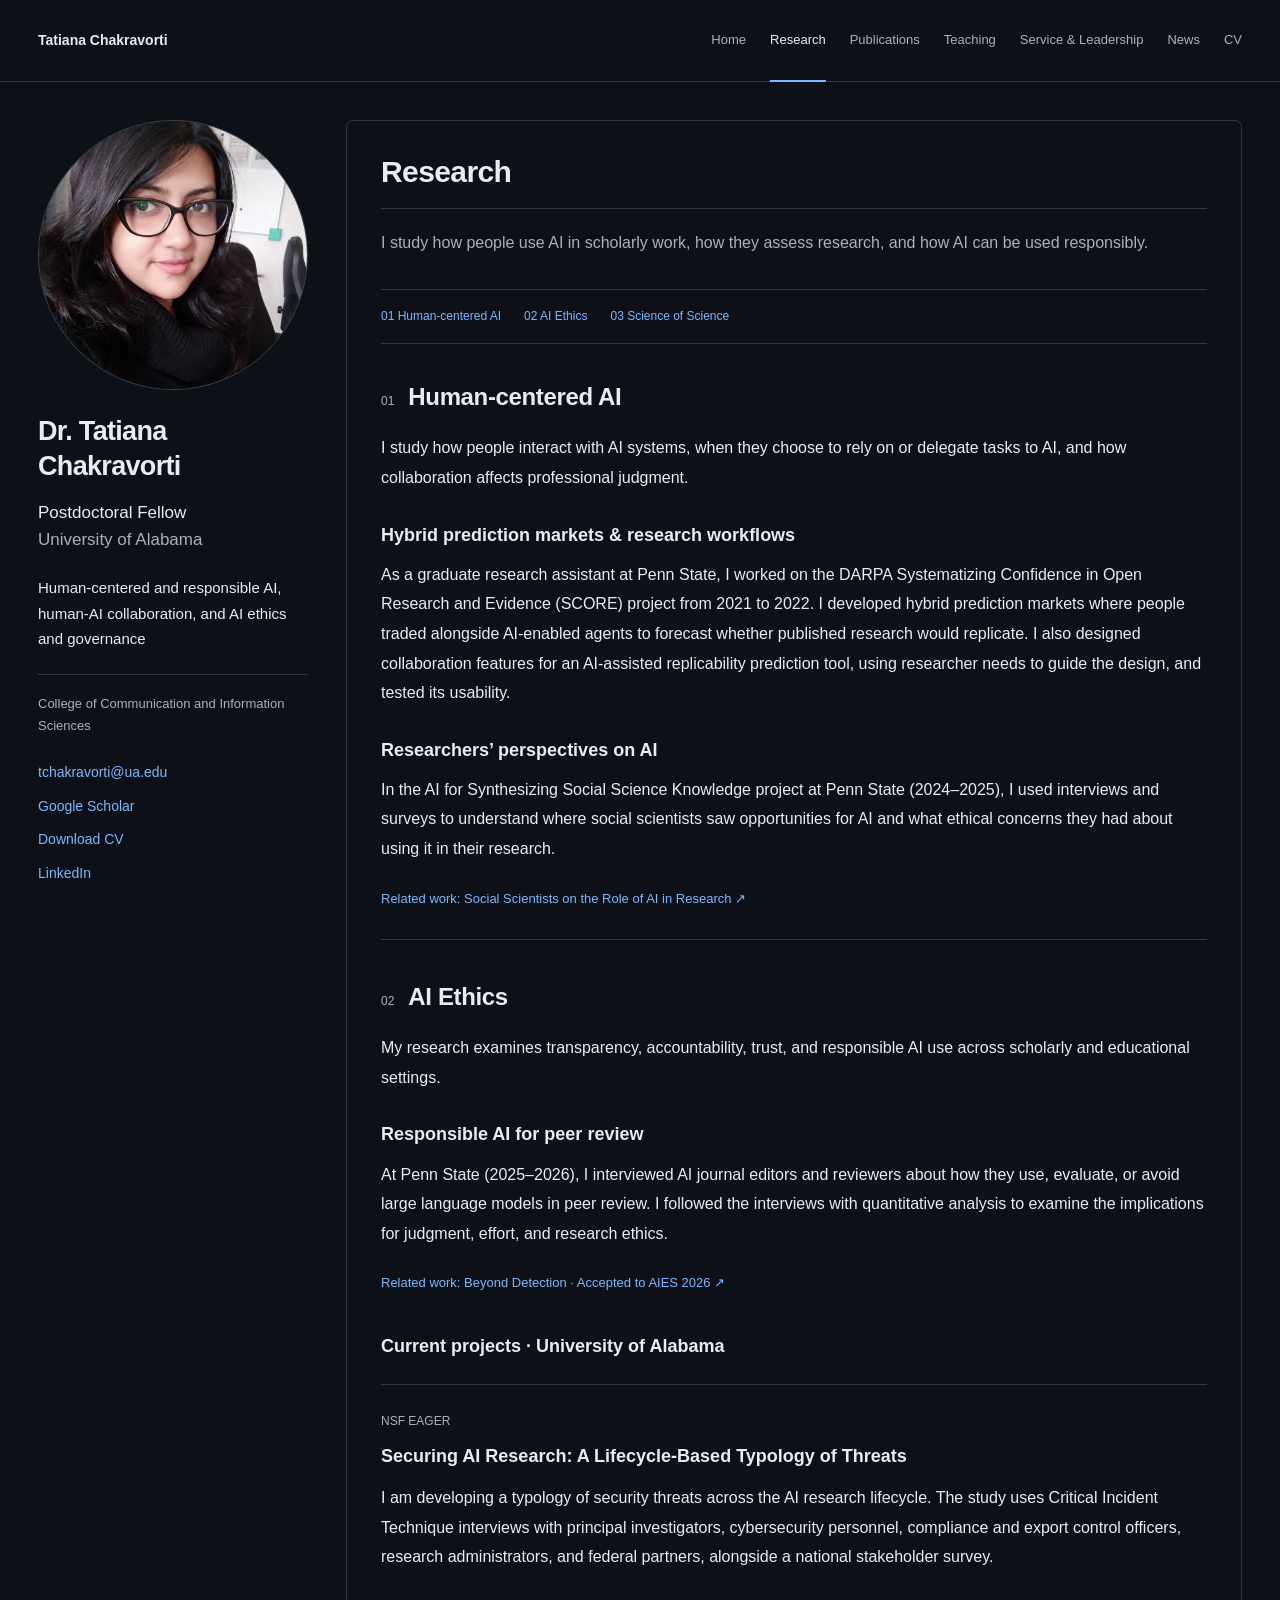
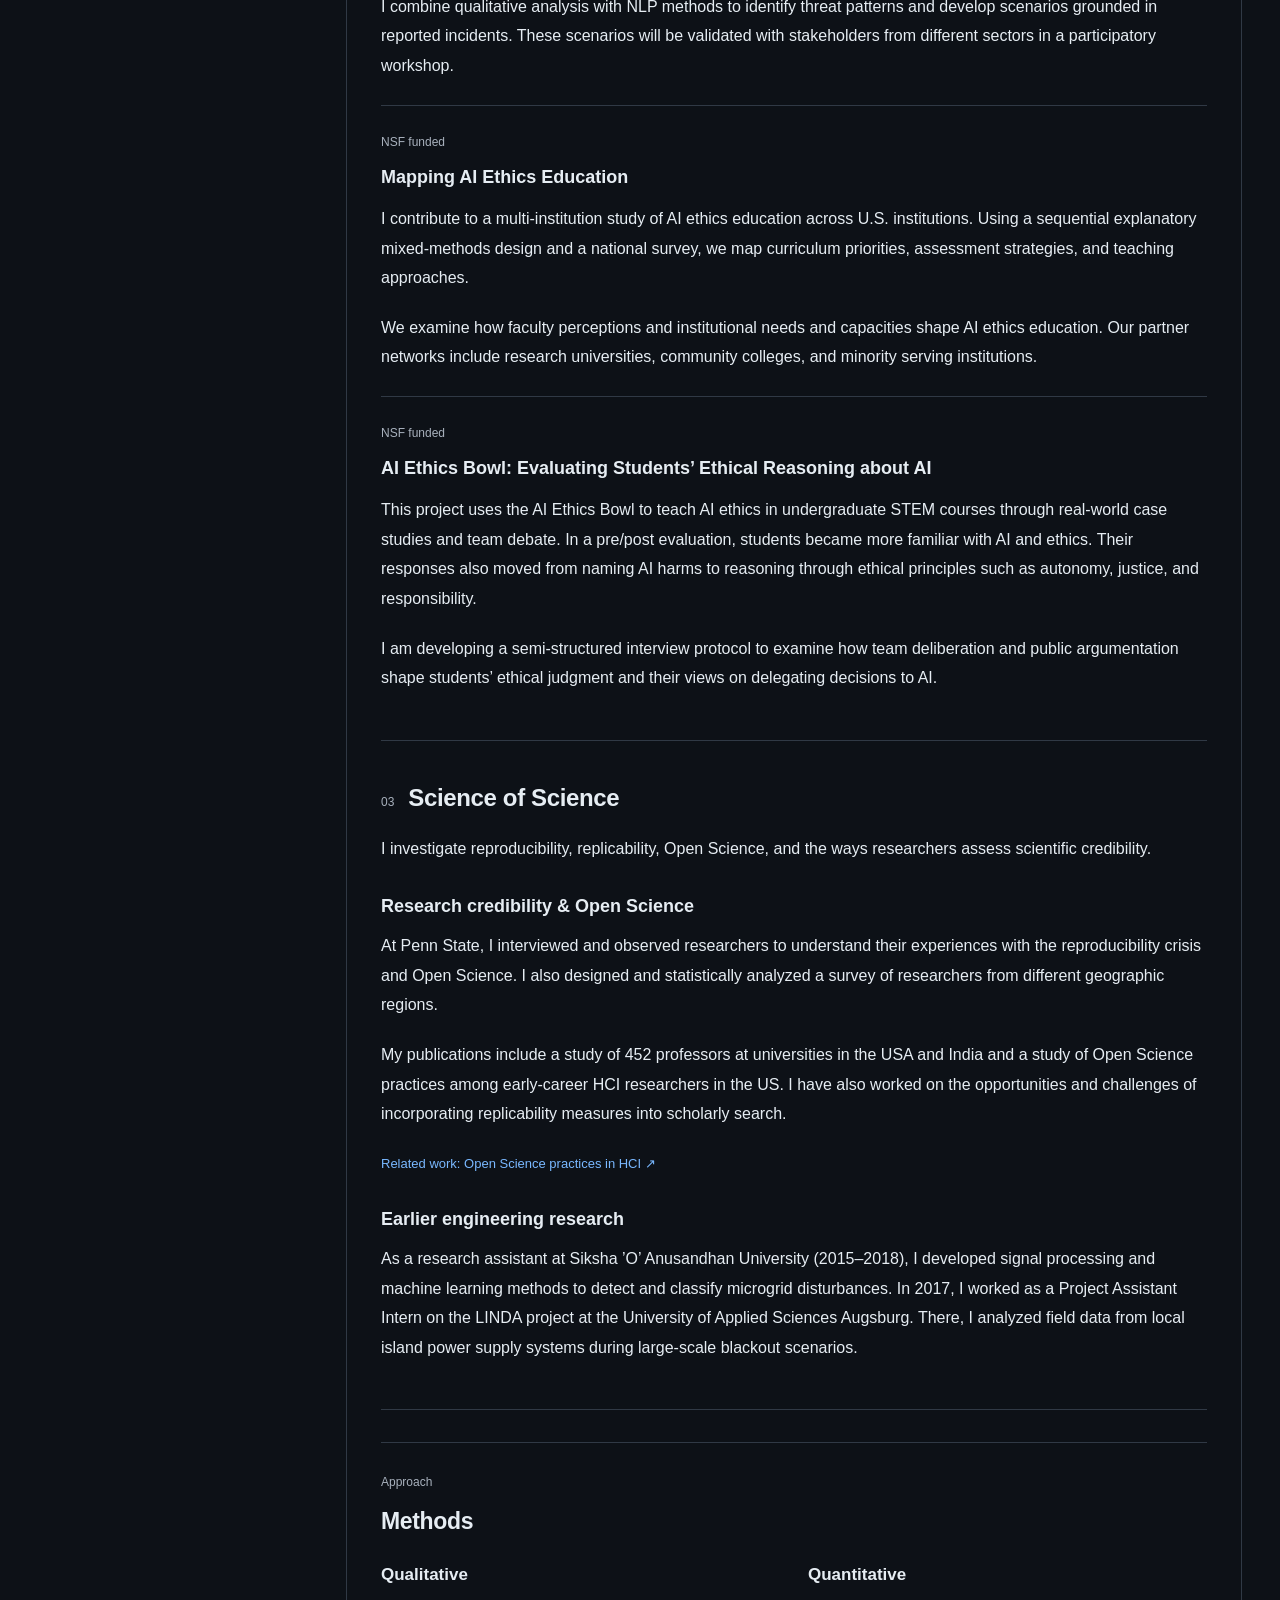
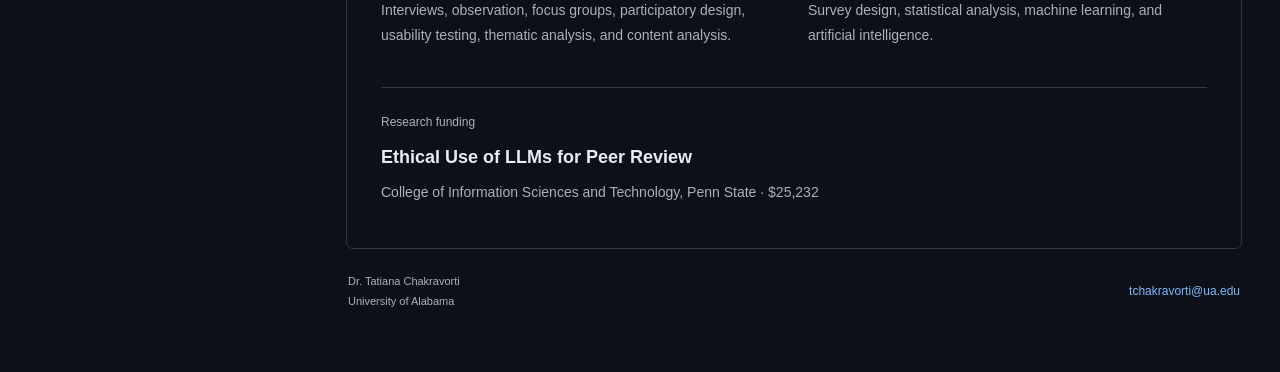
<file: research.html>
<!doctype html>
<html lang="en"><head><meta charset="utf-8"><meta name="viewport" content="width=device-width, initial-scale=1"><title>Research | Dr. Tatiana Chakravorti</title><meta name="description" content="Dr. Tatiana Chakravorti, Postdoctoral Fellow at the University of Alabama. Research in human-centered AI, AI ethics, and Science of Science."><meta name="theme-color" content="#0d1117"><meta property="og:title" content="Research | Dr. Tatiana Chakravorti"><meta property="og:description" content="Research, publications, teaching, and professional service."><meta property="og:type" content="website"><link rel="icon" type="image/svg+xml" href="assets/favicon.svg"><link rel="stylesheet" href="assets/style.css"><script src="assets/site.js" defer></script></head><body><a class="skip-link" href="#main">Skip to content</a><header class="site-header"><div class="header-inner"><a class="brand" href="index.html">Tatiana Chakravorti</a><button class="menu-toggle" type="button" aria-expanded="false" aria-controls="main-nav">Menu <span aria-hidden="true">☰</span></button><nav id="main-nav" aria-label="Main navigation"><a href="index.html">Home</a><a href="research.html" aria-current="page">Research</a><a href="publications.html">Publications</a><a href="teaching.html">Teaching</a><a href="service.html">Service & Leadership</a><a href="news.html">News</a><a href="cv.html">CV</a></nav></div></header><div class="site-layout"><aside class="profile-sidebar" aria-label="Academic profile"><div class="portrait-frame"><img src="assets/tatiana-profile.webp" alt="Dr. Tatiana Chakravorti" width="900" height="894" decoding="async" fetchpriority="high"></div><a class="profile-name" href="index.html">Dr. Tatiana<br>Chakravorti</a><p class="profile-role">Postdoctoral Fellow<br><span>University of Alabama</span></p><p class="profile-research">Human-centered and responsible AI, human-AI collaboration, and AI ethics and governance</p><p class="profile-department">College of Communication and Information Sciences</p><ul class="profile-links"><li><a href="mailto:tchakravorti@ua.edu">tchakravorti@ua.edu</a></li><li><a href="https://scholar.google.com/citations?user=YhfiWVMAAAAJ&amp;hl=en" target="_blank" rel="noopener noreferrer">Google Scholar</a></li><li><a href="assets/Tatiana_CV.pdf" download>Download CV</a></li><li><a href="https://www.linkedin.com/in/tatianachakravorti" target="_blank" rel="noopener noreferrer">LinkedIn</a></li></ul></aside><div class="content-column"><main id="main" class="page-content"><header class="page-head"><p class="eyebrow"></p><h1>Research</h1><p class="lede">I study how people use AI in scholarly work, how they assess research, and how AI can be used responsibly.</p></header><nav class="section-jump" aria-label="Research areas"><a href="#human-centered-ai">01 Human-centered AI</a><a href="#ai-ethics">02 AI Ethics</a><a href="#science-of-science">03 Science of Science</a></nav>
<section class="research-section" id="human-centered-ai"><div class="research-heading"><span class="theme-number">01</span><h2>Human-centered AI</h2></div><div class="reading"><p>I study how people interact with AI systems, when they choose to rely on or delegate tasks to AI, and how collaboration affects professional judgment.</p><h3>Hybrid prediction markets &amp; research workflows</h3><p>As a graduate research assistant at Penn State, I worked on the DARPA Systematizing Confidence in Open Research and Evidence (SCORE) project from 2021 to 2022. I developed hybrid prediction markets where people traded alongside AI-enabled agents to forecast whether published research would replicate. I also designed collaboration features for an AI-assisted replicability prediction tool, using researcher needs to guide the design, and tested its usability.</p><h3>Researchers’ perspectives on AI</h3><p>In the AI for Synthesizing Social Science Knowledge project at Penn State (2024–2025), I used interviews and surveys to understand where social scientists saw opportunities for AI and what ethical concerns they had about using it in their research.</p><a class="text-link" href="publications.html#conference-4">Related work: Social Scientists on the Role of AI in Research ↗</a></div></section>
<section class="research-section" id="ai-ethics"><div class="research-heading"><span class="theme-number">02</span><h2>AI Ethics</h2></div><div class="reading"><p>My research examines transparency, accountability, trust, and responsible AI use across scholarly and educational settings.</p><h3>Responsible AI for peer review</h3><p>At Penn State (2025–2026), I interviewed AI journal editors and reviewers about how they use, evaluate, or avoid large language models in peer review. I followed the interviews with quantitative analysis to examine the implications for judgment, effort, and research ethics.</p><a class="text-link" href="publications.html#conference-1">Related work: Beyond Detection · Accepted to AIES 2026 ↗</a><h3 class="subsection-label">Current projects · University of Alabama</h3>
<div class="project"><p class="eyebrow">NSF EAGER</p><h4>Securing AI Research: A Lifecycle-Based Typology of Threats</h4><p>I am developing a typology of security threats across the AI research lifecycle. The study uses Critical Incident Technique interviews with principal investigators, cybersecurity personnel, compliance and export control officers, research administrators, and federal partners, alongside a national stakeholder survey.</p><p>I combine qualitative analysis with NLP methods to identify threat patterns and develop scenarios grounded in reported incidents. These scenarios will be validated with stakeholders from different sectors in a participatory workshop.</p></div>
<div class="project"><p class="eyebrow">NSF funded</p><h4>Mapping AI Ethics Education</h4><p>I contribute to a multi-institution study of AI ethics education across U.S. institutions. Using a sequential explanatory mixed-methods design and a national survey, we map curriculum priorities, assessment strategies, and teaching approaches.</p><p>We examine how faculty perceptions and institutional needs and capacities shape AI ethics education. Our partner networks include research universities, community colleges, and minority serving institutions.</p></div>
<div class="project"><p class="eyebrow">NSF funded</p><h4>AI Ethics Bowl: Evaluating Students’ Ethical Reasoning about AI</h4><p>This project uses the AI Ethics Bowl to teach AI ethics in undergraduate STEM courses through real-world case studies and team debate. In a pre/post evaluation, students became more familiar with AI and ethics. Their responses also moved from naming AI harms to reasoning through ethical principles such as autonomy, justice, and responsibility.</p><p>I am developing a semi-structured interview protocol to examine how team deliberation and public argumentation shape students’ ethical judgment and their views on delegating decisions to AI.</p></div></div></section>
<section class="research-section" id="science-of-science"><div class="research-heading"><span class="theme-number">03</span><h2>Science of Science</h2></div><div class="reading"><p>I investigate reproducibility, replicability, Open Science, and the ways researchers assess scientific credibility.</p><h3>Research credibility &amp; Open Science</h3><p>At Penn State, I interviewed and observed researchers to understand their experiences with the reproducibility crisis and Open Science. I also designed and statistically analyzed a survey of researchers from different geographic regions.</p><p>My publications include a study of 452 professors at universities in the USA and India and a study of Open Science practices among early-career HCI researchers in the US. I have also worked on the opportunities and challenges of incorporating replicability measures into scholarly search.</p><a class="text-link" href="publications.html#journal-2">Related work: Open Science practices in HCI ↗</a><h3>Earlier engineering research</h3><p>As a research assistant at Siksha ’O’ Anusandhan University (2015–2018), I developed signal processing and machine learning methods to detect and classify microgrid disturbances. In 2017, I worked as a Project Assistant Intern on the LINDA project at the University of Applied Sciences Augsburg. There, I analyzed field data from local island power supply systems during large-scale blackout scenarios.</p></div></section>
<section class="section"><div class="section-top"><div><p class="eyebrow">Approach</p><h2>Methods</h2></div></div><div class="methods-grid"><div><h3>Qualitative</h3><p>Interviews, observation, focus groups, participatory design, usability testing, thematic analysis, and content analysis.</p></div><div><h3>Quantitative</h3><p>Survey design, statistical analysis, machine learning, and artificial intelligence.</p></div></div><div class="funding"><p class="eyebrow">Research funding</p><h3>Ethical Use of LLMs for Peer Review</h3><p>College of Information Sciences and Technology, Penn State · $25,232</p></div></section></main><footer class="site-footer"><p>Dr. Tatiana Chakravorti <span>University of Alabama</span></p><a href="mailto:tchakravorti@ua.edu">tchakravorti@ua.edu</a></footer></div></div></body></html>
</file>
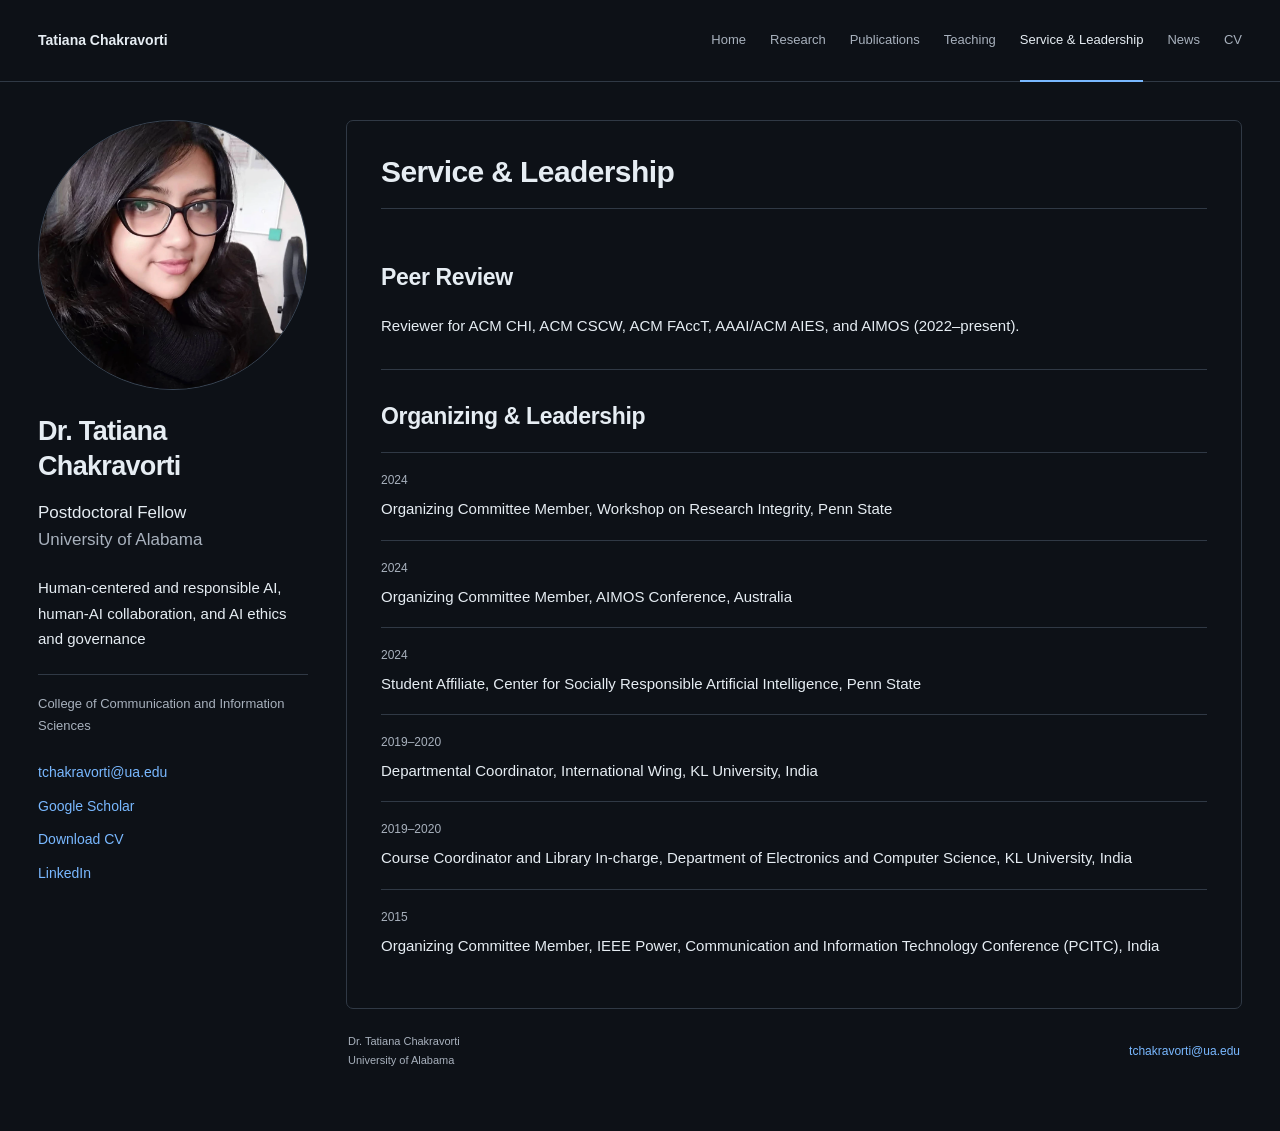
<file: service.html>
<!doctype html>
<html lang="en"><head><meta charset="utf-8"><meta name="viewport" content="width=device-width, initial-scale=1"><title>Service &amp; Leadership | Dr. Tatiana Chakravorti</title><meta name="description" content="Dr. Tatiana Chakravorti, Postdoctoral Fellow at the University of Alabama. Research in human-centered AI, AI ethics, and Science of Science."><meta name="theme-color" content="#0d1117"><meta property="og:title" content="Service &amp; Leadership | Dr. Tatiana Chakravorti"><meta property="og:description" content="Research, publications, teaching, and professional service."><meta property="og:type" content="website"><link rel="icon" type="image/svg+xml" href="assets/favicon.svg"><link rel="stylesheet" href="assets/style.css"><script src="assets/site.js" defer></script></head><body><a class="skip-link" href="#main">Skip to content</a><header class="site-header"><div class="header-inner"><a class="brand" href="index.html">Tatiana Chakravorti</a><button class="menu-toggle" type="button" aria-expanded="false" aria-controls="main-nav">Menu <span aria-hidden="true">☰</span></button><nav id="main-nav" aria-label="Main navigation"><a href="index.html">Home</a><a href="research.html">Research</a><a href="publications.html">Publications</a><a href="teaching.html">Teaching</a><a href="service.html" aria-current="page">Service & Leadership</a><a href="news.html">News</a><a href="cv.html">CV</a></nav></div></header><div class="site-layout"><aside class="profile-sidebar" aria-label="Academic profile"><div class="portrait-frame"><img src="assets/tatiana-profile.webp" alt="Dr. Tatiana Chakravorti" width="900" height="894" decoding="async" fetchpriority="high"></div><a class="profile-name" href="index.html">Dr. Tatiana<br>Chakravorti</a><p class="profile-role">Postdoctoral Fellow<br><span>University of Alabama</span></p><p class="profile-research">Human-centered and responsible AI, human-AI collaboration, and AI ethics and governance</p><p class="profile-department">College of Communication and Information Sciences</p><ul class="profile-links"><li><a href="mailto:tchakravorti@ua.edu">tchakravorti@ua.edu</a></li><li><a href="https://scholar.google.com/citations?user=YhfiWVMAAAAJ&amp;hl=en" target="_blank" rel="noopener noreferrer">Google Scholar</a></li><li><a href="assets/Tatiana_CV.pdf" download>Download CV</a></li><li><a href="https://www.linkedin.com/in/tatianachakravorti" target="_blank" rel="noopener noreferrer">LinkedIn</a></li></ul></aside><div class="content-column"><main id="main" class="page-content"><header class="page-head"><p class="eyebrow"></p><h1>Service &amp; Leadership</h1></header><section class="service-layout"><div><h2>Peer Review</h2><p>Reviewer for ACM CHI, ACM CSCW, ACM FAccT, AAAI/ACM AIES, and AIMOS (2022–present).</p></div><div><h2>Organizing &amp; Leadership</h2><ul class="plain-list"><li><span>2024</span> Organizing Committee Member, Workshop on Research Integrity, Penn State</li><li><span>2024</span> Organizing Committee Member, AIMOS Conference, Australia</li><li><span>2024</span> Student Affiliate, Center for Socially Responsible Artificial Intelligence, Penn State</li><li><span>2019–2020</span> Departmental Coordinator, International Wing, KL University, India</li><li><span>2019–2020</span> Course Coordinator and Library In-charge, Department of Electronics and Computer Science, KL University, India</li><li><span>2015</span> Organizing Committee Member, IEEE Power, Communication and Information Technology Conference (PCITC), India</li></ul></div></section></main><footer class="site-footer"><p>Dr. Tatiana Chakravorti <span>University of Alabama</span></p><a href="mailto:tchakravorti@ua.edu">tchakravorti@ua.edu</a></footer></div></div></body></html>
</file>
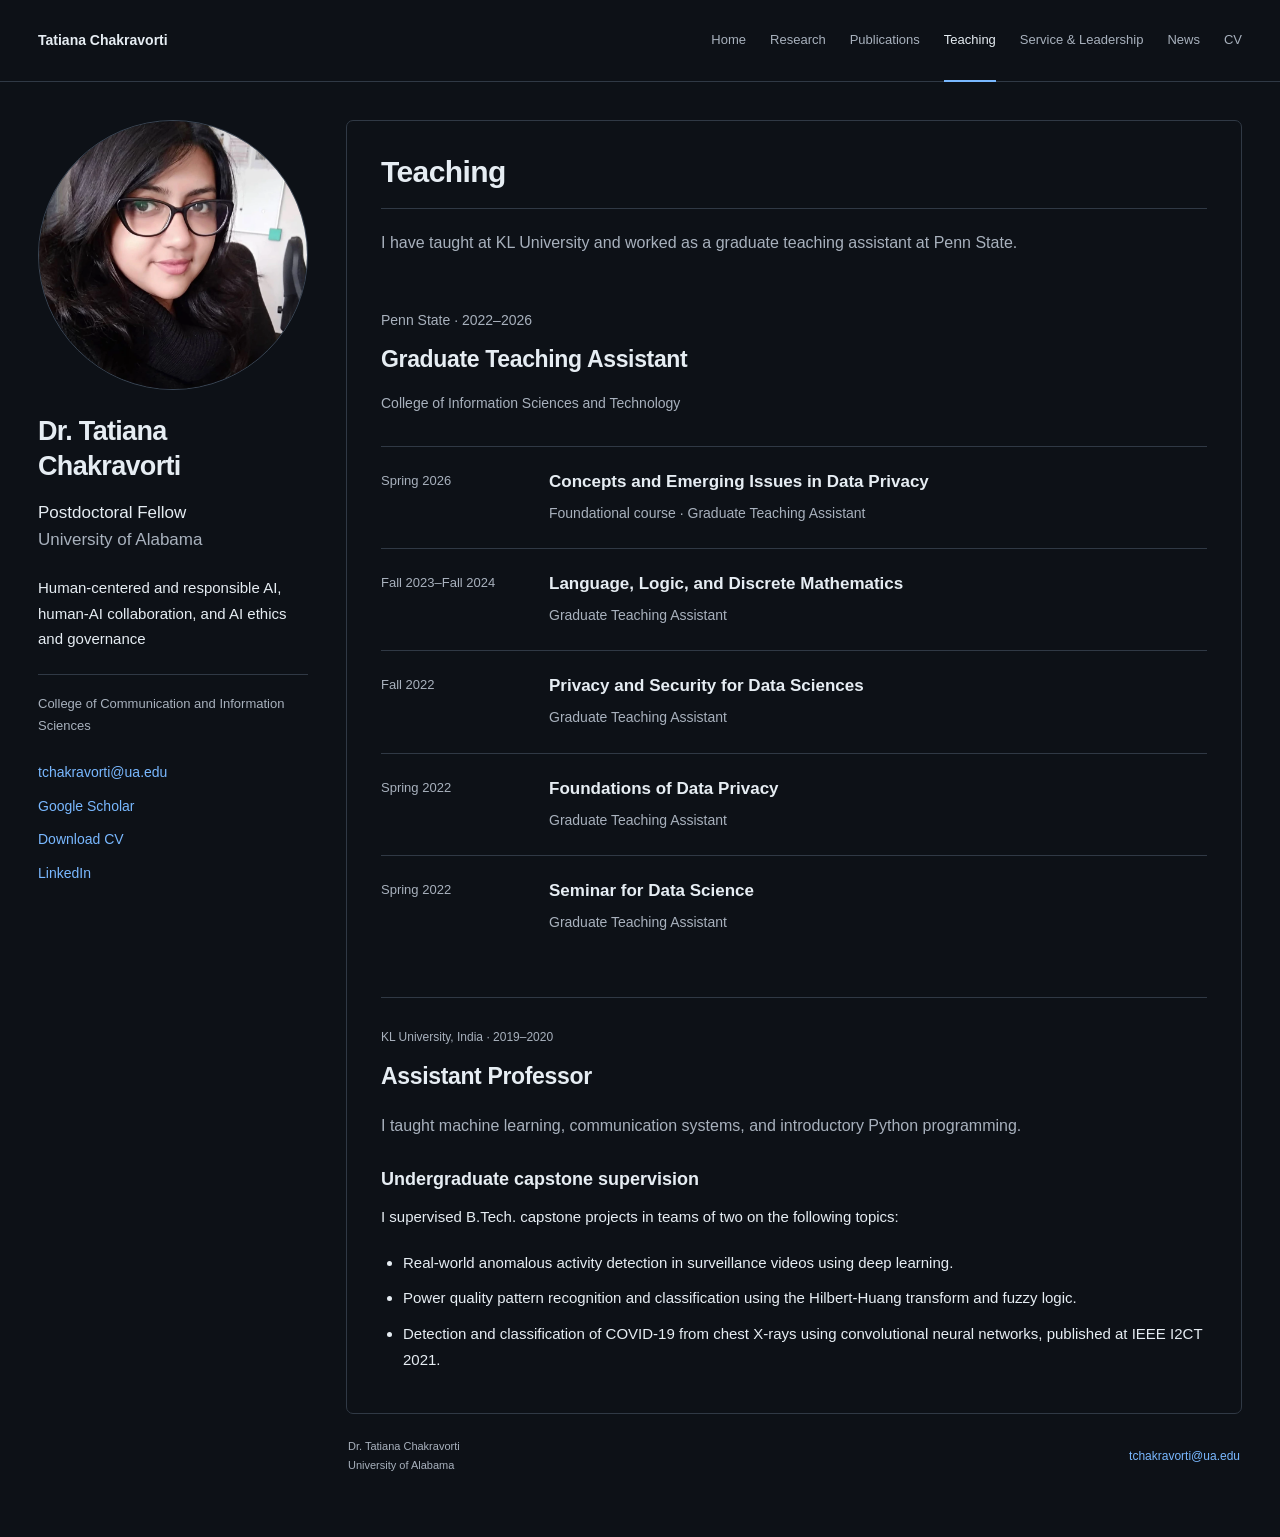
<file: teaching.html>
<!doctype html>
<html lang="en"><head><meta charset="utf-8"><meta name="viewport" content="width=device-width, initial-scale=1"><title>Teaching | Dr. Tatiana Chakravorti</title><meta name="description" content="Dr. Tatiana Chakravorti, Postdoctoral Fellow at the University of Alabama. Research in human-centered AI, AI ethics, and Science of Science."><meta name="theme-color" content="#0d1117"><meta property="og:title" content="Teaching | Dr. Tatiana Chakravorti"><meta property="og:description" content="Research, publications, teaching, and professional service."><meta property="og:type" content="website"><link rel="icon" type="image/svg+xml" href="assets/favicon.svg"><link rel="stylesheet" href="assets/style.css"><script src="assets/site.js" defer></script></head><body><a class="skip-link" href="#main">Skip to content</a><header class="site-header"><div class="header-inner"><a class="brand" href="index.html">Tatiana Chakravorti</a><button class="menu-toggle" type="button" aria-expanded="false" aria-controls="main-nav">Menu <span aria-hidden="true">☰</span></button><nav id="main-nav" aria-label="Main navigation"><a href="index.html">Home</a><a href="research.html">Research</a><a href="publications.html">Publications</a><a href="teaching.html" aria-current="page">Teaching</a><a href="service.html">Service & Leadership</a><a href="news.html">News</a><a href="cv.html">CV</a></nav></div></header><div class="site-layout"><aside class="profile-sidebar" aria-label="Academic profile"><div class="portrait-frame"><img src="assets/tatiana-profile.webp" alt="Dr. Tatiana Chakravorti" width="900" height="894" decoding="async" fetchpriority="high"></div><a class="profile-name" href="index.html">Dr. Tatiana<br>Chakravorti</a><p class="profile-role">Postdoctoral Fellow<br><span>University of Alabama</span></p><p class="profile-research">Human-centered and responsible AI, human-AI collaboration, and AI ethics and governance</p><p class="profile-department">College of Communication and Information Sciences</p><ul class="profile-links"><li><a href="mailto:tchakravorti@ua.edu">tchakravorti@ua.edu</a></li><li><a href="https://scholar.google.com/citations?user=YhfiWVMAAAAJ&amp;hl=en" target="_blank" rel="noopener noreferrer">Google Scholar</a></li><li><a href="assets/Tatiana_CV.pdf" download>Download CV</a></li><li><a href="https://www.linkedin.com/in/tatianachakravorti" target="_blank" rel="noopener noreferrer">LinkedIn</a></li></ul></aside><div class="content-column"><main id="main" class="page-content"><header class="page-head"><p class="eyebrow"></p><h1>Teaching</h1><p class="lede">I have taught at KL University and worked as a graduate teaching assistant at Penn State.</p></header><section class="section compact"><div class="section-top"><div><p class="eyebrow">Penn State · 2022–2026</p><h2>Graduate Teaching Assistant</h2><p>College of Information Sciences and Technology</p></div></div><div class="timeline-row"><div class="timeline-date">Spring 2026</div><div><h3>Concepts and Emerging Issues in Data Privacy</h3><p>Foundational course · Graduate Teaching Assistant</p></div></div><div class="timeline-row"><div class="timeline-date">Fall 2023–Fall 2024</div><div><h3>Language, Logic, and Discrete Mathematics</h3><p>Graduate Teaching Assistant</p></div></div><div class="timeline-row"><div class="timeline-date">Fall 2022</div><div><h3>Privacy and Security for Data Sciences</h3><p>Graduate Teaching Assistant</p></div></div><div class="timeline-row"><div class="timeline-date">Spring 2022</div><div><h3>Foundations of Data Privacy</h3><p>Graduate Teaching Assistant</p></div></div><div class="timeline-row"><div class="timeline-date">Spring 2022</div><div><h3>Seminar for Data Science</h3><p>Graduate Teaching Assistant</p></div></div></section><section class="section"><p class="eyebrow">KL University, India · 2019–2020</p><h2>Assistant Professor</h2><p class="lede">I taught machine learning, communication systems, and introductory Python programming.</p><div class="mentoring"><h3>Undergraduate capstone supervision</h3><p>I supervised B.Tech. capstone projects in teams of two on the following topics:</p><ul><li>Real-world anomalous activity detection in surveillance videos using deep learning.</li><li>Power quality pattern recognition and classification using the Hilbert-Huang transform and fuzzy logic.</li><li>Detection and classification of COVID-19 from chest X-rays using convolutional neural networks, published at IEEE I2CT 2021.</li></ul></div></section></main><footer class="site-footer"><p>Dr. Tatiana Chakravorti <span>University of Alabama</span></p><a href="mailto:tchakravorti@ua.edu">tchakravorti@ua.edu</a></footer></div></div></body></html>
</file>
<file: assets/style.css>
:root{color-scheme:dark;--background:#0d1117;--surface:#10161e;--subtle:#161e28;--border:#303945;--text:#e6edf3;--muted:#a8b1bd;--link:#79b8ff;--focus:#a5cdff;/* Add --profile-photo:url("profile-photo.jpg"); here when ready. */}
*{box-sizing:border-box}html{scroll-behavior:smooth;scroll-padding-top:30px}body{margin:0;background:var(--background);color:var(--text);font-family:-apple-system,BlinkMacSystemFont,"Segoe UI",Arial,sans-serif;font-size:16px;line-height:1.75}a{color:var(--link);text-decoration:none;text-underline-offset:4px}a:hover{color:#b5d8ff;text-decoration:underline}a,button{touch-action:manipulation}a:focus-visible,button:focus-visible,input:focus-visible{outline:2px solid var(--focus);outline-offset:5px;border-radius:2px}button,input{font:inherit}[hidden]{display:none!important}h1,h2,h3,h4{line-height:1.4;font-weight:600;color:var(--text);margin-top:0}h1{font-size:30px;letter-spacing:-.02em;margin-bottom:20px}h2{font-size:23px;letter-spacing:-.015em;margin-bottom:20px}h3{font-size:18px;margin-bottom:12px}h4{font-size:18px;margin-bottom:14px}p{margin:0 0 20px}ul{padding-left:22px}li{margin-bottom:9px}
.site-header{border-bottom:1px solid var(--border)}.header-inner{max-width:1376px;margin:auto;padding:20px 38px;display:flex;justify-content:space-between;align-items:center;gap:30px}.brand{color:var(--text);font-size:14px;font-weight:600;white-space:nowrap}#main-nav{display:flex;align-items:center;gap:24px}#main-nav a{font-size:13px;color:var(--muted);padding:9px 0;position:relative;white-space:nowrap}#main-nav a:hover{color:var(--text);text-decoration:none}#main-nav a[aria-current]{color:var(--text)}#main-nav a[aria-current]::after{content:"";position:absolute;height:2px;width:100%;bottom:-21px;left:0;background:var(--link)}.menu-toggle{display:none;background:var(--subtle);border:1px solid var(--border);border-radius:5px;color:var(--text);padding:6px 12px;cursor:pointer;font-size:13px}.skip-link{position:absolute;top:-100px;left:20px;padding:10px 16px;z-index:10;background:var(--surface);border:1px solid var(--link)}.skip-link:focus{top:12px}
.site-layout{max-width:1376px;margin:auto;padding:38px;display:grid;grid-template-columns:270px minmax(0,1fr);gap:38px;align-items:start}.profile-sidebar{position:sticky;top:30px;min-width:0}.portrait-frame{width:100%;max-width:270px;aspect-ratio:1;border:1px solid #3b4654;border-radius:50%;background-color:#161d27;background-image:var(--profile-photo,none);background-size:cover;background-position:center;background-repeat:no-repeat;margin:0 0 24px}.profile-name{font-size:27px;font-weight:600;letter-spacing:-.025em;line-height:1.3;color:var(--text);display:inline-block;margin-bottom:15px}.profile-name:hover{color:var(--text);text-decoration:none}.profile-role{font-size:17px;line-height:1.6;margin-bottom:22px}.profile-role span{color:var(--muted)}.profile-research{font-size:15px;line-height:1.7;margin-bottom:22px}.profile-department{font-size:13px;color:var(--muted);margin-bottom:23px;line-height:1.7;padding-top:18px;border-top:1px solid var(--border)}.profile-links{list-style:none;padding:0;margin:0;font-size:14px}.profile-links li{margin-bottom:9px}.profile-links a{overflow-wrap:anywhere}.content-column{min-width:0}.page-content{border:1px solid var(--border);border-radius:7px;padding:30px 34px 16px;min-width:0}.page-head{margin-bottom:28px;padding-bottom:4px}.page-head h1{padding-bottom:15px;border-bottom:1px solid var(--border)}.page-head .lede{margin-bottom:0}.eyebrow{color:var(--muted);font-size:12px;line-height:1.6;margin-bottom:12px}.eyebrow:empty{display:none}.lede{font-size:16px;color:var(--muted)}.reading{max-width:850px}.reading p{line-height:1.85}.reading h3{margin-top:30px}.inline-links{display:flex;gap:24px;flex-wrap:wrap;font-size:14px;margin:26px 0 0}.section{border-top:1px solid var(--border);margin-top:32px;padding:30px 0 8px}.section-top{display:flex;align-items:baseline;justify-content:space-between;gap:25px;margin-bottom:10px}.section-top h2{margin-bottom:16px}.section-top .text-link{white-space:nowrap}.text-link{font-size:13px;display:inline-block}.theme{padding:5px 0 17px}.theme h3{margin-bottom:8px}.theme p{margin-bottom:0;color:var(--muted);font-size:15px}
.publication{display:grid;grid-template-columns:42px minmax(0,1fr);gap:20px;padding:22px 0;border-bottom:1px solid var(--border)}.publication:last-child{border-bottom:0}.pub-year{font-size:13px;color:var(--muted);padding-top:2px}.publication h3{font-size:17px;line-height:1.5;font-weight:600;margin-bottom:10px}.publication p{font-size:13px;line-height:1.75;margin-bottom:7px;overflow-wrap:anywhere}.publication .authors{color:#bec7d2}.publication strong{color:var(--text);font-weight:600}.publication .venue{color:var(--muted)}.publication .text-link{font-size:12px;margin-top:3px}.pub-meta:empty{display:none}.status{font-size:11px;display:inline-block;padding:1px 8px;border:1px solid #405977;border-radius:4px;color:#a7c9f2;background:#182536;margin-bottom:9px}.publication-tools{display:grid;grid-template-columns:minmax(0,1fr) auto;align-items:center;gap:8px 20px;margin-bottom:24px}.publication-tools label{grid-column:1/-1;color:var(--muted);font-size:13px}.publication-tools input{background:var(--background);border:1px solid #475567;border-radius:5px;padding:10px 13px;color:var(--text);min-width:0;font-size:14px}.publication-tools input::placeholder{color:#9aa6b5}.publication-tools p{font-size:12px;color:var(--muted);margin:0}.section-jump{display:flex;gap:10px 23px;flex-wrap:wrap;font-size:12px;padding:16px 0;border-top:1px solid var(--border);border-bottom:1px solid var(--border);margin-bottom:24px}.pub-group{padding:18px 0 24px}.category-heading{display:flex;align-items:baseline;justify-content:space-between;gap:20px;border-bottom:1px solid var(--border)}.category-heading h2{font-size:21px;margin-bottom:14px}.category-heading>span{font-size:13px;color:var(--muted)}
.research-section{padding:12px 0 27px;border-bottom:1px solid var(--border);margin-bottom:28px}.research-heading{display:flex;gap:14px;align-items:baseline}.research-heading h2{font-size:24px}.theme-number{color:var(--muted);font-size:12px}.project{padding-top:25px;border-top:1px solid var(--border);margin-top:24px}.subsection-label{margin-top:38px!important}.methods-grid{display:grid;grid-template-columns:1fr 1fr;gap:28px}.methods-grid h3{font-size:17px}.methods-grid p{font-size:14px;color:var(--muted)}.funding{margin:20px 0;border-top:1px solid var(--border);padding-top:25px}.funding h3{margin-bottom:10px}.funding p:last-child{font-size:14px;color:var(--muted)}.timeline-row{display:grid;grid-template-columns:145px minmax(0,1fr);gap:23px;padding:23px 0;border-top:1px solid var(--border)}.timeline-date{color:var(--muted);font-size:13px}.timeline-row h3{font-size:17px;margin-bottom:7px}.timeline-row p{font-size:14px;color:var(--muted);margin:0}.compact{margin-top:0;padding-top:20px;border-top:0}.compact .section-top p{color:var(--muted);font-size:14px}.mentoring{margin:27px 0 10px}.mentoring p,.mentoring li{font-size:15px}.service-layout>div+div{border-top:1px solid var(--border);padding-top:30px;margin-top:30px}.service-layout p{font-size:15px}.plain-list{list-style:none;padding:0}.plain-list li{font-size:15px;padding:17px 0;margin:0;border-top:1px solid var(--border)}.plain-list span{display:block;font-size:12px;color:var(--muted);margin-bottom:5px}
.news-year{display:grid;grid-template-columns:60px minmax(0,1fr);gap:28px;padding:26px 0;border-top:1px solid var(--border)}.news-year>h2{color:var(--muted);font-size:19px;margin:0}.news-item{border-left:1px solid var(--border);padding:0 0 25px 24px;position:relative}.news-item::before{content:"";position:absolute;width:6px;height:6px;border-radius:50%;background:#7b9fc9;left:-3.5px;top:10px}.news-item:last-child{padding-bottom:0}.news-item h3{font-size:16px;margin-bottom:9px}.news-item p{font-size:14px;margin:0;line-height:1.8;color:#c1cad5}.cv-download{background:var(--subtle);border:1px solid var(--border);border-radius:5px;display:flex;justify-content:space-between;align-items:center;gap:24px;padding:24px}.cv-download h2{font-size:23px;margin-bottom:11px}.cv-download p:last-child{font-size:14px;color:var(--muted);margin:0}.actions{display:flex;flex-wrap:wrap;gap:10px}.cv-download .actions{flex-direction:column;flex-shrink:0}.button{display:inline-block;background:#1b304a;color:#bedaff;border:1px solid #476b92;padding:8px 13px;font-size:13px;border-radius:5px;text-align:center}.button:hover{background:#244060;color:#e0edff;text-decoration:none}.button-outline{background:transparent;border-color:#556376}.site-footer{display:flex;gap:25px;justify-content:space-between;align-items:center;padding:23px 2px;font-size:11px;color:var(--muted)}.site-footer p{margin:0}.site-footer p span{display:block}.site-footer a{font-size:12px}
@media(min-width:1400px){.site-layout{grid-template-columns:290px minmax(0,1fr);gap:42px}.portrait-frame{max-width:290px}}
@media(max-width:1150px){.header-inner,.site-layout{padding-left:28px;padding-right:28px}.site-layout{grid-template-columns:235px minmax(0,1fr);gap:28px}.profile-name{font-size:25px}.page-content{padding:26px}#main-nav{gap:19px}.brand{font-size:12px}}
@media(max-width:980px){.header-inner{justify-content:center}.brand{display:none}.site-layout{grid-template-columns:210px minmax(0,1fr);gap:24px}.page-content{padding:25px}.profile-name{font-size:23px}.profile-role{font-size:15px}.profile-research{font-size:14px}.timeline-row{grid-template-columns:120px minmax(0,1fr);gap:18px}.cv-download{flex-direction:column;align-items:flex-start}.cv-download .actions{flex-direction:row}}
@media(max-width:760px){.header-inner{padding:17px 22px;justify-content:space-between;flex-wrap:wrap;gap:0}.brand{display:block;font-size:14px}.menu-toggle{display:block}#main-nav{display:none;width:100%;flex-direction:column;align-items:stretch;gap:0;padding-top:17px}#main-nav.is-open{display:flex}#main-nav a{padding:10px 12px;border-radius:4px;font-size:14px}#main-nav a[aria-current]{background:var(--subtle)}#main-nav a[aria-current]::after{display:none}.site-layout{grid-template-columns:minmax(0,1fr);padding:27px 22px;gap:28px}.profile-sidebar{position:static;display:grid;grid-template-columns:125px minmax(0,1fr);gap:0 22px}.portrait-frame{width:125px;grid-column:1;grid-row:1/3;margin:0}.profile-name{grid-column:2;grid-row:1;font-size:24px;align-self:end;margin-bottom:10px}.profile-role{grid-column:2;grid-row:2;font-size:14px;margin-bottom:0}.profile-research{grid-column:1/-1;margin:23px 0 14px;font-size:14px}.profile-department{grid-column:1/-1;padding-top:0;border-top:0;margin-bottom:15px;font-size:12px}.profile-links{grid-column:1/-1;display:flex;flex-wrap:wrap;gap:8px 22px;font-size:13px;padding-top:16px;border-top:1px solid var(--border)}.profile-links li{margin:0}.page-content{padding:24px}h1{font-size:27px}h2{font-size:21px}body{font-size:15px}.reading p{line-height:1.85}.section{margin-top:27px;padding-top:25px}.section-top{align-items:flex-start;flex-direction:column;gap:0;margin-bottom:15px}.section-top h2{margin-bottom:10px}.methods-grid{grid-template-columns:1fr;gap:16px}.timeline-row{grid-template-columns:1fr;gap:9px;padding:21px 0}.publication{grid-template-columns:34px minmax(0,1fr);gap:13px}.publication h3{font-size:16px}.publication p{font-size:12px}.pub-year{font-size:12px}.news-year{grid-template-columns:1fr;gap:18px}.news-year>h2{font-size:22px}.site-footer{flex-direction:column;align-items:flex-start;gap:9px;padding-top:20px}.cv-download{padding:21px}}
@media(max-width:420px){.header-inner{padding-left:18px;padding-right:18px}.site-layout{padding:24px 16px}.profile-sidebar{grid-template-columns:106px minmax(0,1fr);gap:0 18px}.portrait-frame{width:106px}.profile-name{font-size:21px}.profile-role{font-size:13px}.profile-links{gap:10px 19px}.page-content{padding:21px 17px 12px}.publication{grid-template-columns:1fr;gap:7px}.pub-year{padding:0}.pub-year:empty{display:none}.publication-tools{grid-template-columns:1fr;gap:8px}.publication-tools label{grid-column:1}.publication-tools input{font-size:13px}.category-heading h2{font-size:19px}.research-heading h2{font-size:21px}.cv-download .actions{gap:8px}}
@media(prefers-reduced-motion:reduce){html{scroll-behavior:auto}*,*::before,*::after{animation:none!important;transition:none!important}}
@media print{:root{color-scheme:light;--text:#111;--muted:#444;--border:#ccc;--link:#222}body{background:white}.site-header,.profile-sidebar,.site-footer,.section-jump,.publication-tools,.actions{display:none}.site-layout{display:block;padding:0}.page-content{border:none;padding:0}.publication,.news-item,.timeline-row{break-inside:avoid}.cv-download{background:white}.status{background:white;color:#222;border-color:#aaa}}

/* Photograph inside the existing frame; frame geometry is unchanged. */
.portrait-frame{position:relative;overflow:hidden}.portrait-frame img{position:absolute;inset:0;display:block;width:100%;height:100%;object-fit:cover;object-position:center}
</file>
